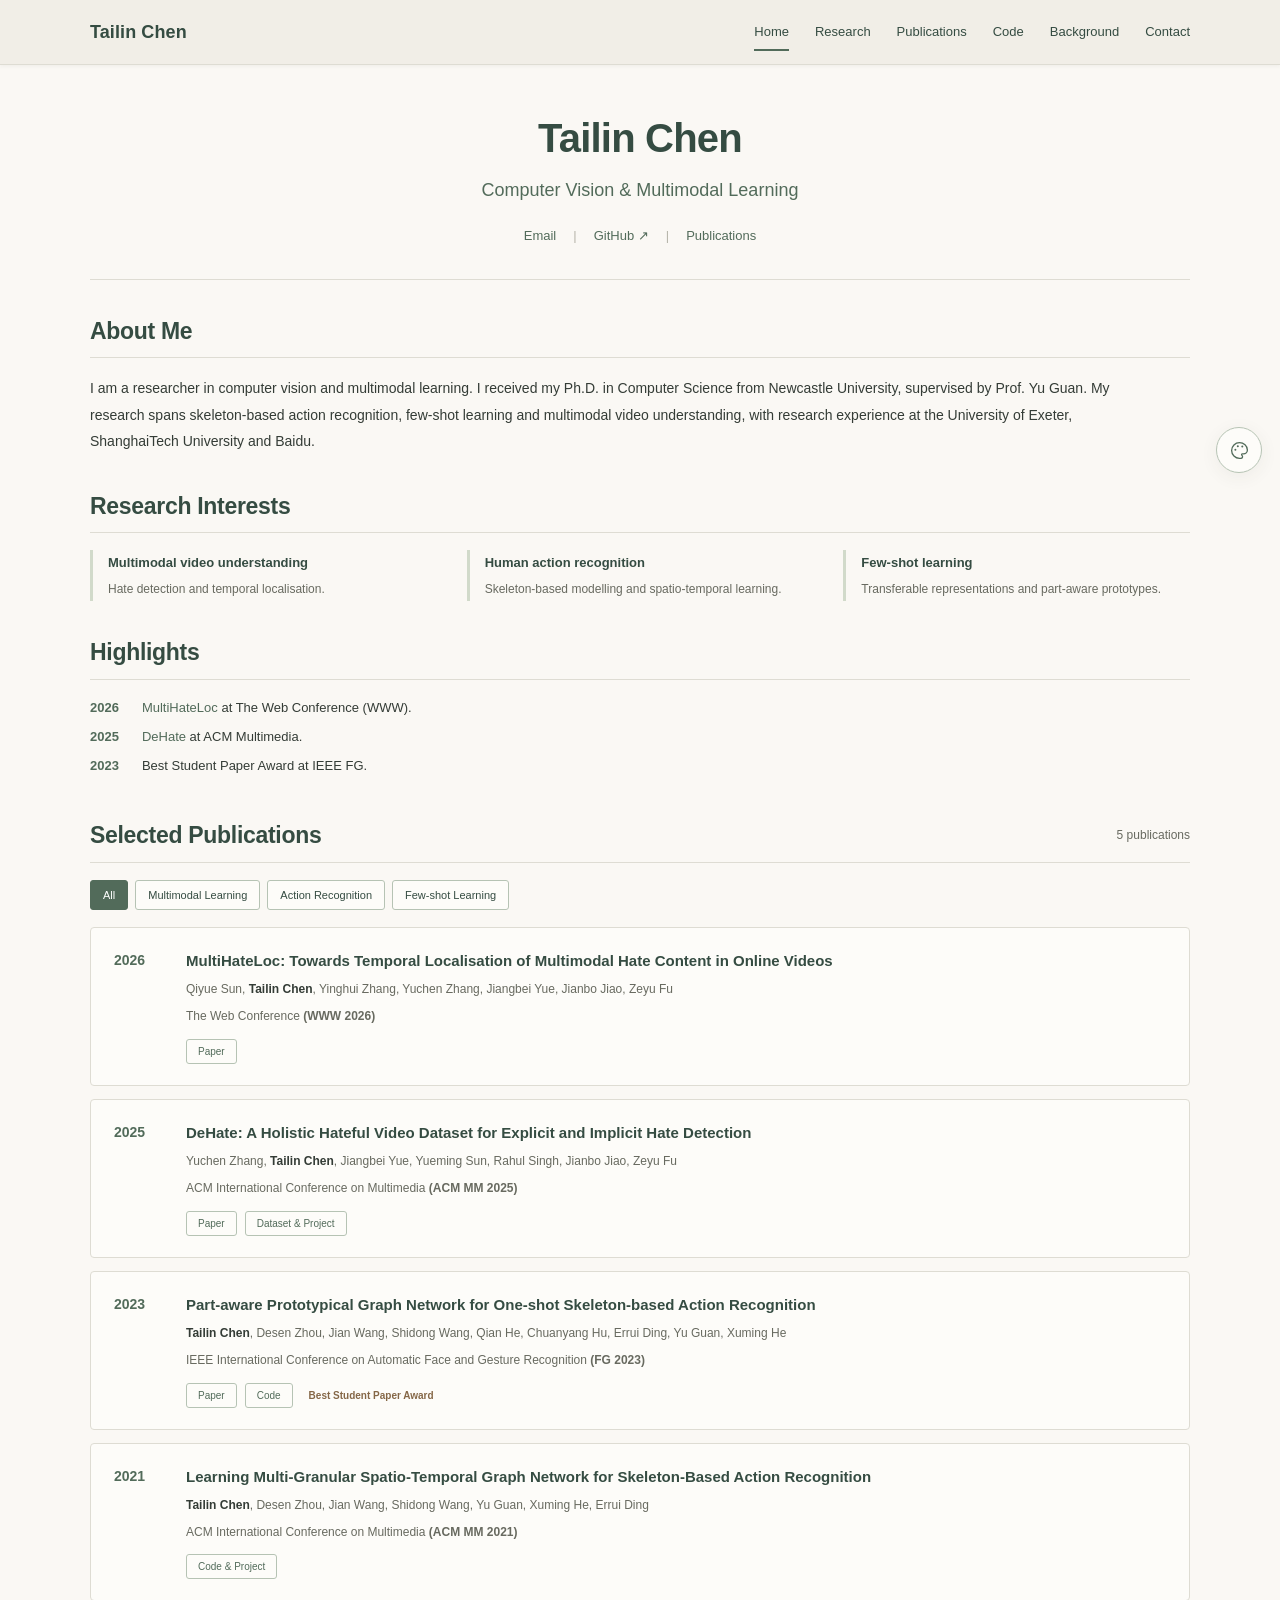
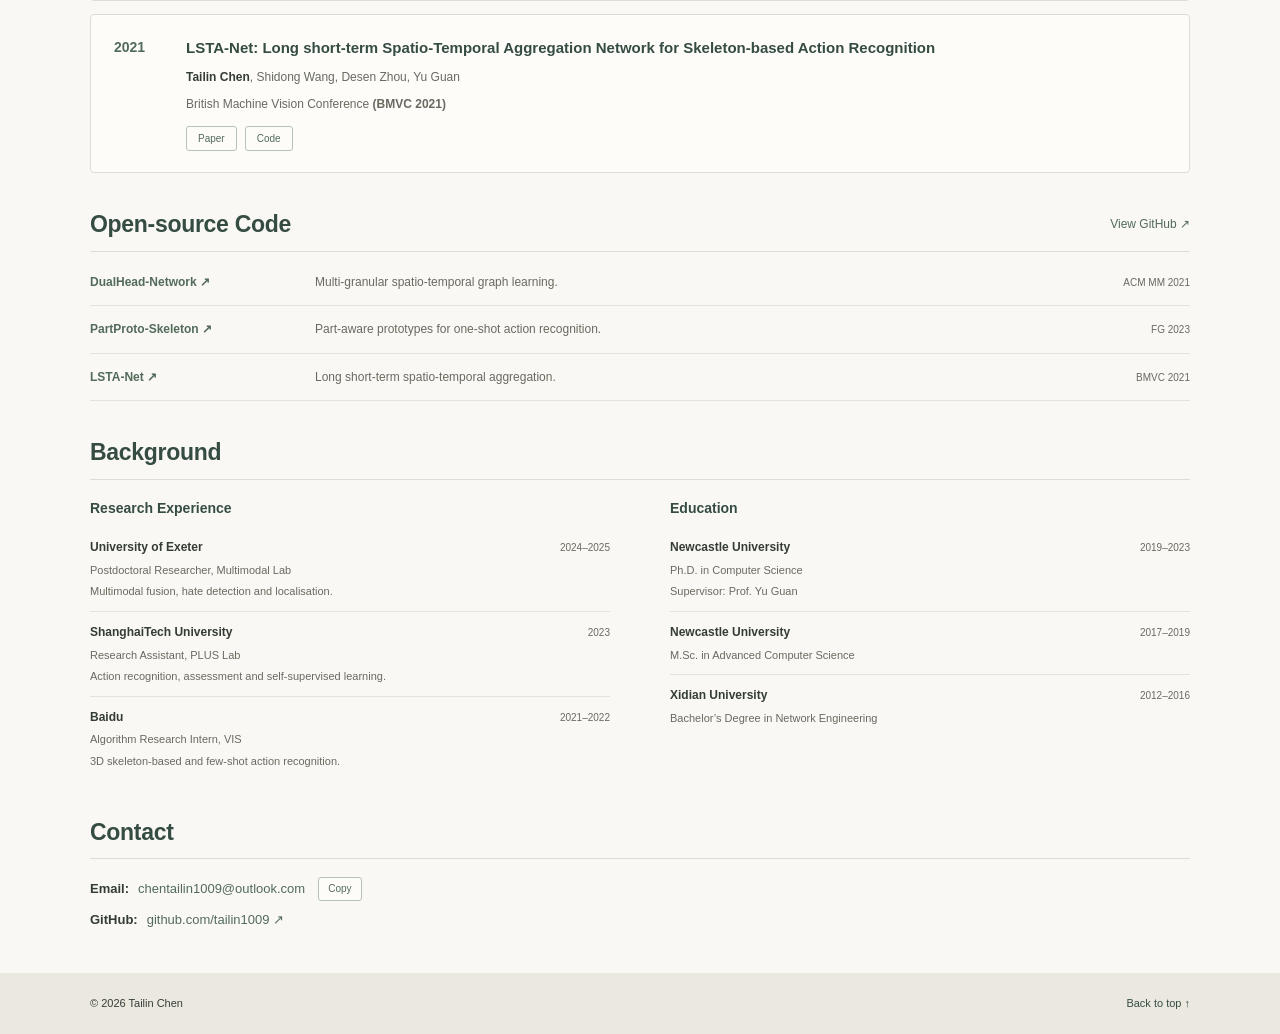
<file: index.html>
<!doctype html>
<html lang="en">
<head>
<meta charset="utf-8"><meta name="viewport" content="width=device-width,initial-scale=1">
<meta name="theme-color" content="#f1eee7">
<meta name="description" content="Tailin Chen — researcher in computer vision, multimodal learning and few-shot action recognition. Publications, research and open-source code.">
<meta property="og:title" content="Tailin Chen | Computer Vision & Multimodal Learning"><meta property="og:description" content="Academic homepage of Tailin Chen. Research, publications and open-source code."><meta property="og:type" content="website">
<title>Tailin Chen | Academic Homepage</title>
<link rel="icon" href="./favicon.svg" type="image/svg+xml"><script src="./palette-init.js"></script><link rel="stylesheet" href="./styles.css"><script src="./app.js" defer></script>
</head>
<body>
<a class="skip-link" href="#main">Skip to content</a>
<header class="site-header"><div class="navigation container">
<a class="site-name" href="#home">Tailin Chen</a>
<button class="menu-toggle" id="menu-toggle" aria-controls="main-nav" aria-expanded="false" hidden>Menu <span aria-hidden="true">☰</span></button>
<nav id="main-nav" aria-label="Main navigation"><a href="#home" class="current" aria-current="location">Home</a><a href="#research">Research</a><a href="#publications">Publications</a><a href="#projects">Code</a><a href="#background">Background</a><a href="#contact">Contact</a></nav>
</div></header>
<main id="main" class="container">
<section class="profile" id="home" aria-labelledby="profile-title">
<h1 id="profile-title">Tailin Chen</h1><p class="profile-role">Computer Vision &amp; Multimodal Learning</p>
<div class="profile-links"><a href="mailto:chentailin1009@outlook.com">Email</a><span aria-hidden="true">|</span><a href="https://github.com/tailin1009" target="_blank" rel="noopener noreferrer">GitHub ↗</a><span aria-hidden="true">|</span><a href="#publications">Publications</a></div>
</section>
<section class="about section" id="about" aria-labelledby="about-title"><h2 id="about-title">About Me</h2>
<p>I am a researcher in computer vision and multimodal learning. I received my Ph.D. in Computer Science from Newcastle University, supervised by Prof. Yu Guan. My research spans skeleton-based action recognition, few-shot learning and multimodal video understanding, with research experience at the University of Exeter, ShanghaiTech University and Baidu.</p></section>
<section class="section" id="research" aria-labelledby="research-title"><h2 id="research-title">Research Interests</h2>
<ul class="research-list"><li><strong>Multimodal video understanding</strong><span>Hate detection and temporal localisation.</span></li><li><strong>Human action recognition</strong><span>Skeleton-based modelling and spatio-temporal learning.</span></li><li><strong>Few-shot learning</strong><span>Transferable representations and part-aware prototypes.</span></li></ul></section>
<section class="section news" aria-labelledby="news-title"><h2 id="news-title">Highlights</h2>
<ul><li><time datetime="2026">2026</time><span><a href="https://arxiv.org/abs/2512.10408" target="_blank" rel="noopener noreferrer">MultiHateLoc</a> at The Web Conference (WWW).</span></li><li><time datetime="2025">2025</time><span><a href="https://doi.org/10.1145/3746027.3758272" target="_blank" rel="noopener noreferrer">DeHate</a> at ACM Multimedia.</span></li><li><time datetime="2023">2023</time><span>Best Student Paper Award at IEEE FG.</span></li></ul></section>
<section class="section" id="publications" aria-labelledby="publications-title">
<div class="section-heading"><h2 id="publications-title">Selected Publications</h2><span class="publication-count" id="publication-count" aria-live="polite">5 publications</span></div>
<div class="publication-filters" role="group" aria-label="Filter publications by research area" hidden><button type="button" data-filter="all" class="active" aria-pressed="true">All</button><button type="button" data-filter="multimodal" aria-pressed="false">Multimodal Learning</button><button type="button" data-filter="action" aria-pressed="false">Action Recognition</button><button type="button" data-filter="fewshot" aria-pressed="false">Few-shot Learning</button></div>
<div class="publication-list">
<article class="publication" data-topics="multimodal"><div class="publication-year">2026</div><div class="publication-body"><h3>MultiHateLoc: Towards Temporal Localisation of Multimodal Hate Content in Online Videos</h3><p class="authors">Qiyue Sun, <strong>Tailin Chen</strong>, Yinghui Zhang, Yuchen Zhang, Jiangbei Yue, Jianbo Jiao, Zeyu Fu</p><p class="venue">The Web Conference <strong>(WWW 2026)</strong></p><div class="publication-links"><a href="https://arxiv.org/abs/2512.10408" target="_blank" rel="noopener noreferrer">Paper</a></div></div></article>
<article class="publication" data-topics="multimodal"><div class="publication-year">2025</div><div class="publication-body"><h3>DeHate: A Holistic Hateful Video Dataset for Explicit and Implicit Hate Detection</h3><p class="authors">Yuchen Zhang, <strong>Tailin Chen</strong>, Jiangbei Yue, Yueming Sun, Rahul Singh, Jianbo Jiao, Zeyu Fu</p><p class="venue">ACM International Conference on Multimedia <strong>(ACM MM 2025)</strong></p><div class="publication-links"><a href="https://doi.org/10.1145/3746027.3758272" target="_blank" rel="noopener noreferrer">Paper</a><a href="https://github.com/Multimodal-Intelligence-Lab-MIL/DeHate" target="_blank" rel="noopener noreferrer">Dataset &amp; Project</a></div></div></article>
<article class="publication" data-topics="action fewshot"><div class="publication-year">2023</div><div class="publication-body"><h3>Part-aware Prototypical Graph Network for One-shot Skeleton-based Action Recognition</h3><p class="authors"><strong>Tailin Chen</strong>, Desen Zhou, Jian Wang, Shidong Wang, Qian He, Chuanyang Hu, Errui Ding, Yu Guan, Xuming He</p><p class="venue">IEEE International Conference on Automatic Face and Gesture Recognition <strong>(FG 2023)</strong></p><div class="publication-links"><a href="https://arxiv.org/abs/2208.09150" target="_blank" rel="noopener noreferrer">Paper</a><a href="https://github.com/tailin1009/PartProto-Skeleton" target="_blank" rel="noopener noreferrer">Code</a><span class="award">Best Student Paper Award</span></div></div></article>
<article class="publication" data-topics="action"><div class="publication-year">2021</div><div class="publication-body"><h3>Learning Multi-Granular Spatio-Temporal Graph Network for Skeleton-Based Action Recognition</h3><p class="authors"><strong>Tailin Chen</strong>, Desen Zhou, Jian Wang, Shidong Wang, Yu Guan, Xuming He, Errui Ding</p><p class="venue">ACM International Conference on Multimedia <strong>(ACM MM 2021)</strong></p><div class="publication-links"><a href="https://github.com/tailin1009/DualHead-Network" target="_blank" rel="noopener noreferrer">Code &amp; Project</a></div></div></article>
<article class="publication" data-topics="action"><div class="publication-year">2021</div><div class="publication-body"><h3>LSTA-Net: Long short-term Spatio-Temporal Aggregation Network for Skeleton-based Action Recognition</h3><p class="authors"><strong>Tailin Chen</strong>, Shidong Wang, Desen Zhou, Yu Guan</p><p class="venue">British Machine Vision Conference <strong>(BMVC 2021)</strong></p><div class="publication-links"><a href="https://arxiv.org/abs/2111.00823" target="_blank" rel="noopener noreferrer">Paper</a><a href="https://github.com/tailin1009/LSTA-Net" target="_blank" rel="noopener noreferrer">Code</a></div></div></article>
</div></section>
<section class="section" id="projects" aria-labelledby="projects-title"><div class="section-heading"><h2 id="projects-title">Open-source Code</h2><a class="section-link" href="https://github.com/tailin1009" target="_blank" rel="noopener noreferrer">View GitHub ↗</a></div>
<ul class="project-list"><li><a href="https://github.com/tailin1009/DualHead-Network" target="_blank" rel="noopener noreferrer">DualHead-Network ↗</a><span>Multi-granular spatio-temporal graph learning.</span><small>ACM MM 2021</small></li><li><a href="https://github.com/tailin1009/PartProto-Skeleton" target="_blank" rel="noopener noreferrer">PartProto-Skeleton ↗</a><span>Part-aware prototypes for one-shot action recognition.</span><small>FG 2023</small></li><li><a href="https://github.com/tailin1009/LSTA-Net" target="_blank" rel="noopener noreferrer">LSTA-Net ↗</a><span>Long short-term spatio-temporal aggregation.</span><small>BMVC 2021</small></li></ul></section>
<section class="section" id="background" aria-labelledby="background-title"><h2 id="background-title">Background</h2>
<div class="background-columns">
<div><h3>Research Experience</h3><dl class="background-list">
<div><dt>University of Exeter <span>2024–2025</span></dt><dd>Postdoctoral Researcher, Multimodal Lab</dd><dd>Multimodal fusion, hate detection and localisation.</dd></div>
<div><dt>ShanghaiTech University <span>2023</span></dt><dd>Research Assistant, PLUS Lab</dd><dd>Action recognition, assessment and self-supervised learning.</dd></div>
<div><dt>Baidu <span>2021–2022</span></dt><dd>Algorithm Research Intern, VIS</dd><dd>3D skeleton-based and few-shot action recognition.</dd></div>
</dl></div>
<div><h3>Education</h3><dl class="background-list">
<div><dt>Newcastle University <span>2019–2023</span></dt><dd>Ph.D. in Computer Science</dd><dd>Supervisor: Prof. Yu Guan</dd></div>
<div><dt>Newcastle University <span>2017–2019</span></dt><dd>M.Sc. in Advanced Computer Science</dd></div>
<div><dt>Xidian University <span>2012–2016</span></dt><dd>Bachelor’s Degree in Network Engineering</dd></div>
</dl></div>
</div></section>
<section class="section contact" id="contact" aria-labelledby="contact-title"><h2 id="contact-title">Contact</h2><p><strong>Email:</strong> <a href="mailto:chentailin1009@outlook.com">chentailin1009@outlook.com</a><button class="copy-button" id="copy-email" type="button" hidden>Copy</button><span id="copy-status" role="status"></span></p><p><strong>GitHub:</strong> <a href="https://github.com/tailin1009" target="_blank" rel="noopener noreferrer">github.com/tailin1009 ↗</a></p></section>
</main>
<footer class="site-footer"><div class="container"><span>© <span id="year">2026</span> Tailin Chen</span><a href="#home">Back to top ↑</a></div></footer>
<aside class="palette-dock" id="palette-dock" aria-label="Appearance settings" hidden>
<button class="palette-toggle" id="palette-toggle" type="button" aria-label="Change color palette" aria-controls="palette-panel" aria-expanded="false">
<svg width="21" height="21" viewBox="0 0 24 24" fill="none" aria-hidden="true"><path d="M12 3a9 9 0 1 0 0 18h1.5a2 2 0 0 0 1.2-3.6.9.9 0 0 1 .5-1.6h1.3a4.5 4.5 0 0 0 4.5-4.5C21 6.7 16.8 3 12 3Z" stroke="currentColor" stroke-width="1.5"/><circle cx="7.3" cy="11.2" r="1.15" fill="currentColor"/><circle cx="10.1" cy="7.1" r="1.15" fill="currentColor"/><circle cx="15.2" cy="7.3" r="1.15" fill="currentColor"/></svg>
<span class="palette-tooltip" aria-hidden="true">Appearance</span>
</button>
<div class="palette-panel" id="palette-panel" hidden>
<div class="palette-panel-heading"><h2 id="palette-heading">Appearance</h2><button class="palette-close" id="palette-close" type="button" aria-label="Close appearance settings"><svg width="16" height="16" viewBox="0 0 16 16" aria-hidden="true"><path d="m4 4 8 8M12 4l-8 8" stroke="currentColor" stroke-width="1.5" fill="none"/></svg></button></div>
<p class="palette-description">Choose a palette</p>
<div class="palette-controls" id="palette-controls" role="group" aria-labelledby="palette-heading">
<button class="palette-choice" type="button" data-palette-choice="sage" aria-pressed="true" title="Warm Sage"><span class="palette-dot palette-dot-sage" aria-hidden="true"></span>Sage</button>
<button class="palette-choice" type="button" data-palette-choice="oat" aria-pressed="false" title="Cream Oat"><span class="palette-dot palette-dot-oat" aria-hidden="true"></span>Oat</button>
<button class="palette-choice" type="button" data-palette-choice="rose" aria-pressed="false" title="Dusty Rose"><span class="palette-dot palette-dot-rose" aria-hidden="true"></span>Rose</button>
<button class="palette-choice" type="button" data-palette-choice="plum" aria-pressed="false" title="Soft Plum"><span class="palette-dot palette-dot-plum" aria-hidden="true"></span>Plum</button>
</div>
<span id="palette-status" class="screen-reader-only" role="status"></span>
</div>
</aside>
</body></html>
</file>
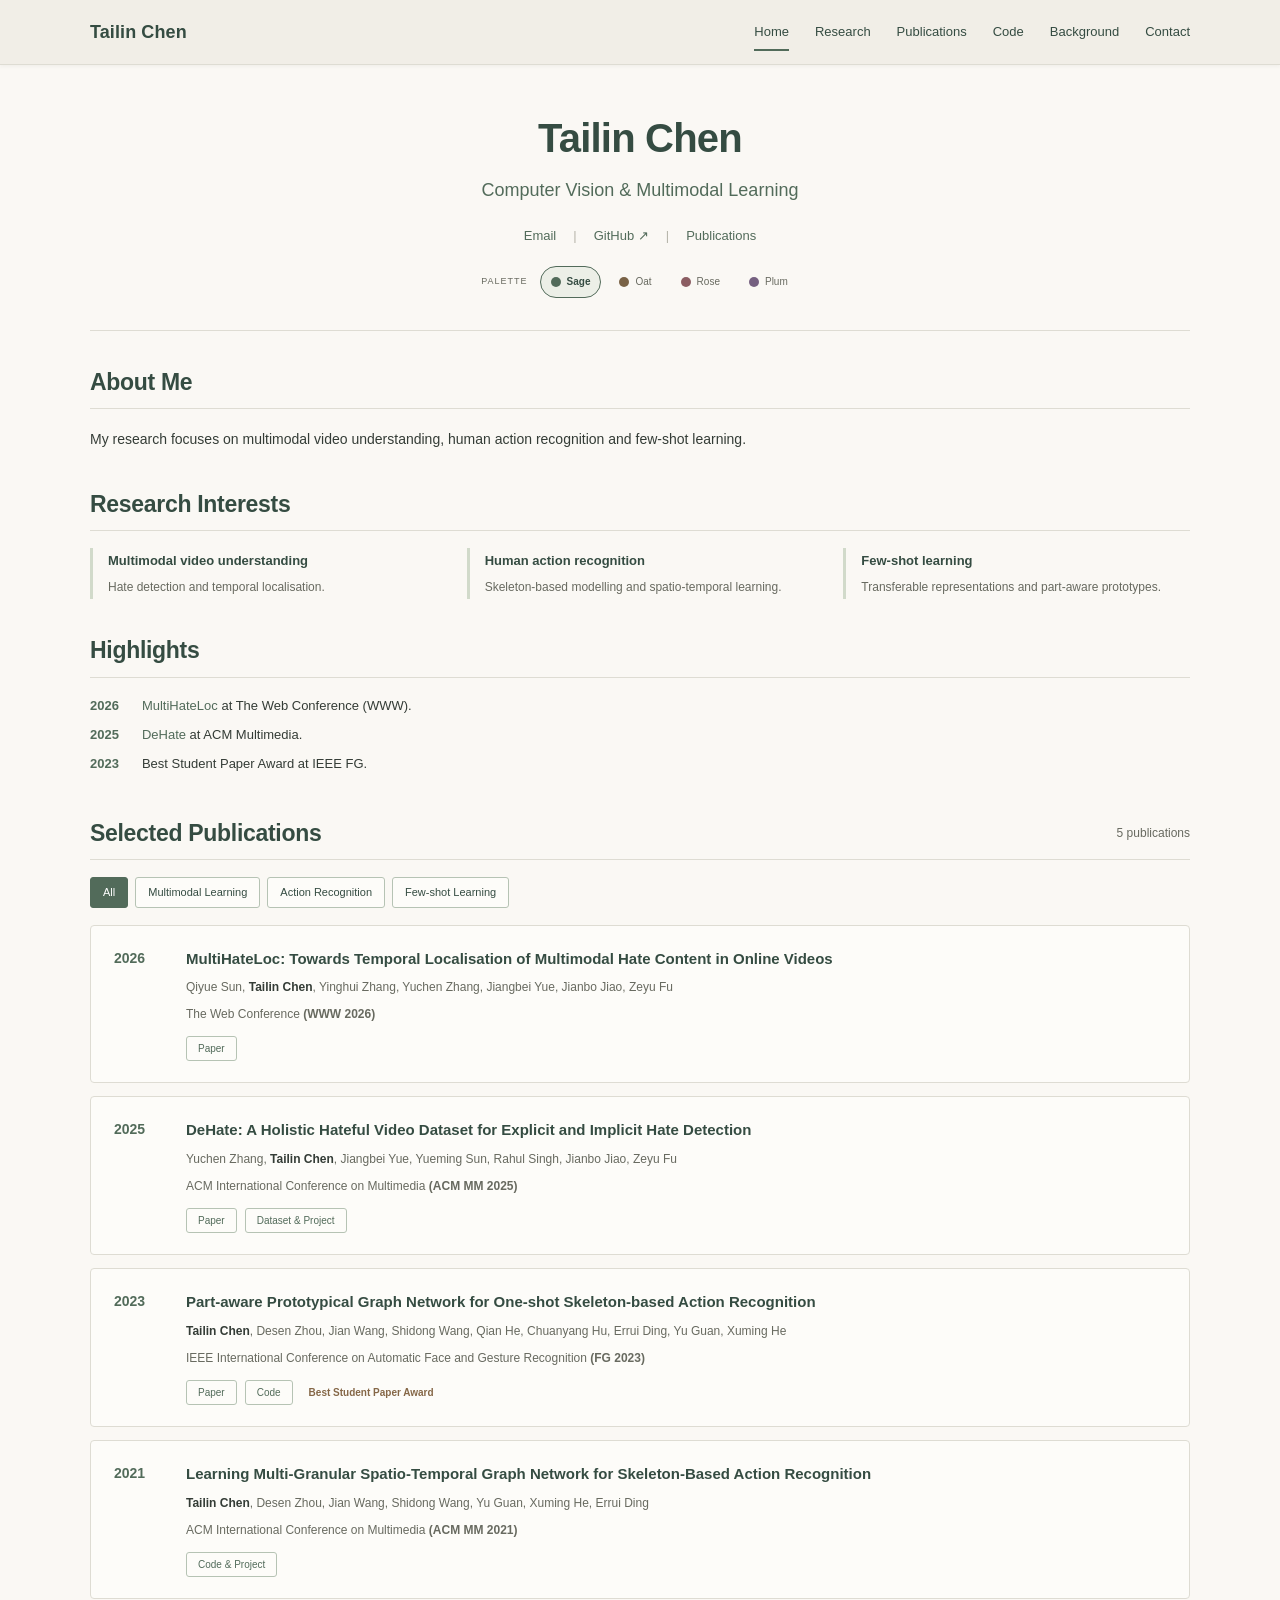
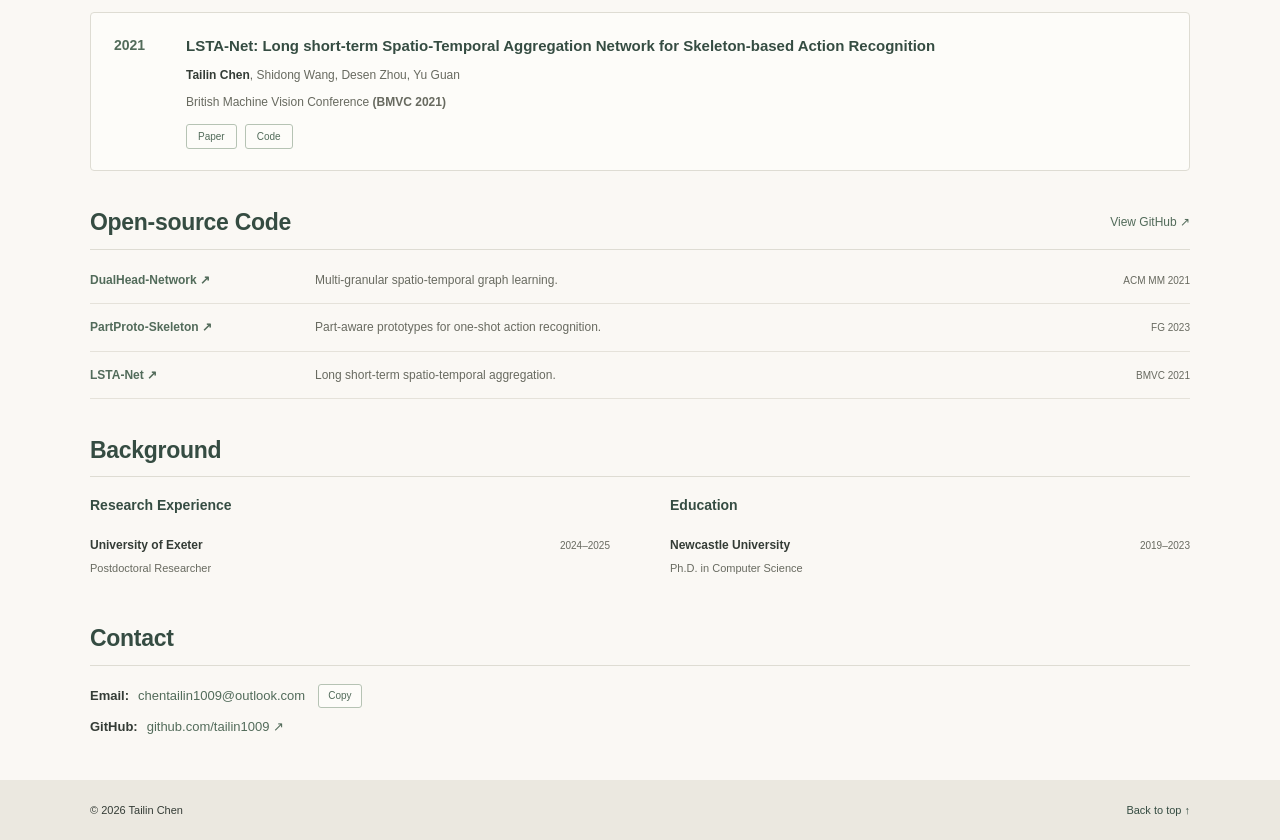
<file: versions/concise-background-20261012/index.html>
<!doctype html>
<html lang="en">
<head>
<meta charset="utf-8"><meta name="viewport" content="width=device-width,initial-scale=1">
<meta name="theme-color" content="#f1eee7">
<meta name="description" content="Tailin Chen — researcher in computer vision, multimodal learning and few-shot action recognition. Publications, research and open-source code.">
<meta property="og:title" content="Tailin Chen | Computer Vision & Multimodal Learning"><meta property="og:description" content="Academic homepage of Tailin Chen. Research, publications and open-source code."><meta property="og:type" content="website">
<title>Tailin Chen | Academic Homepage</title>
<link rel="icon" href="./favicon.svg" type="image/svg+xml"><script src="./palette-init.js"></script><link rel="stylesheet" href="./styles.css"><script src="./app.js" defer></script>
</head>
<body>
<a class="skip-link" href="#main">Skip to content</a>
<header class="site-header"><div class="navigation container">
<a class="site-name" href="#home">Tailin Chen</a>
<button class="menu-toggle" id="menu-toggle" aria-controls="main-nav" aria-expanded="false" hidden>Menu <span aria-hidden="true">☰</span></button>
<nav id="main-nav" aria-label="Main navigation"><a href="#home" class="current" aria-current="location">Home</a><a href="#research">Research</a><a href="#publications">Publications</a><a href="#projects">Code</a><a href="#background">Background</a><a href="#contact">Contact</a></nav>
</div></header>
<main id="main" class="container">
<section class="profile" id="home" aria-labelledby="profile-title">
<h1 id="profile-title">Tailin Chen</h1><p class="profile-role">Computer Vision &amp; Multimodal Learning</p>
<div class="profile-links"><a href="mailto:chentailin1009@outlook.com">Email</a><span aria-hidden="true">|</span><a href="https://github.com/tailin1009" target="_blank" rel="noopener noreferrer">GitHub ↗</a><span aria-hidden="true">|</span><a href="#publications">Publications</a></div>
<div class="palette-controls" id="palette-controls" role="group" aria-label="Page color palette" hidden>
<span class="palette-label">Palette</span>
<button class="palette-choice" type="button" data-palette-choice="sage" aria-pressed="true" title="Warm Sage — original palette"><span class="palette-dot palette-dot-sage" aria-hidden="true"></span>Sage</button>
<button class="palette-choice" type="button" data-palette-choice="oat" aria-pressed="false" title="Cream Oat"><span class="palette-dot palette-dot-oat" aria-hidden="true"></span>Oat</button>
<button class="palette-choice" type="button" data-palette-choice="rose" aria-pressed="false" title="Dusty Rose"><span class="palette-dot palette-dot-rose" aria-hidden="true"></span>Rose</button>
<button class="palette-choice" type="button" data-palette-choice="plum" aria-pressed="false" title="Soft Plum"><span class="palette-dot palette-dot-plum" aria-hidden="true"></span>Plum</button>
<span id="palette-status" class="screen-reader-only" role="status"></span>
</div>
</section>
<section class="about section" id="about" aria-labelledby="about-title"><h2 id="about-title">About Me</h2>
<p>My research focuses on multimodal video understanding, human action recognition and few-shot learning.</p></section>
<section class="section" id="research" aria-labelledby="research-title"><h2 id="research-title">Research Interests</h2>
<ul class="research-list"><li><strong>Multimodal video understanding</strong><span>Hate detection and temporal localisation.</span></li><li><strong>Human action recognition</strong><span>Skeleton-based modelling and spatio-temporal learning.</span></li><li><strong>Few-shot learning</strong><span>Transferable representations and part-aware prototypes.</span></li></ul></section>
<section class="section news" aria-labelledby="news-title"><h2 id="news-title">Highlights</h2>
<ul><li><time datetime="2026">2026</time><span><a href="https://arxiv.org/abs/2512.10408" target="_blank" rel="noopener noreferrer">MultiHateLoc</a> at The Web Conference (WWW).</span></li><li><time datetime="2025">2025</time><span><a href="https://doi.org/10.1145/3746027.3758272" target="_blank" rel="noopener noreferrer">DeHate</a> at ACM Multimedia.</span></li><li><time datetime="2023">2023</time><span>Best Student Paper Award at IEEE FG.</span></li></ul></section>
<section class="section" id="publications" aria-labelledby="publications-title">
<div class="section-heading"><h2 id="publications-title">Selected Publications</h2><span class="publication-count" id="publication-count" aria-live="polite">5 publications</span></div>
<div class="publication-filters" role="group" aria-label="Filter publications by research area" hidden><button type="button" data-filter="all" class="active" aria-pressed="true">All</button><button type="button" data-filter="multimodal" aria-pressed="false">Multimodal Learning</button><button type="button" data-filter="action" aria-pressed="false">Action Recognition</button><button type="button" data-filter="fewshot" aria-pressed="false">Few-shot Learning</button></div>
<div class="publication-list">
<article class="publication" data-topics="multimodal"><div class="publication-year">2026</div><div class="publication-body"><h3>MultiHateLoc: Towards Temporal Localisation of Multimodal Hate Content in Online Videos</h3><p class="authors">Qiyue Sun, <strong>Tailin Chen</strong>, Yinghui Zhang, Yuchen Zhang, Jiangbei Yue, Jianbo Jiao, Zeyu Fu</p><p class="venue">The Web Conference <strong>(WWW 2026)</strong></p><div class="publication-links"><a href="https://arxiv.org/abs/2512.10408" target="_blank" rel="noopener noreferrer">Paper</a></div></div></article>
<article class="publication" data-topics="multimodal"><div class="publication-year">2025</div><div class="publication-body"><h3>DeHate: A Holistic Hateful Video Dataset for Explicit and Implicit Hate Detection</h3><p class="authors">Yuchen Zhang, <strong>Tailin Chen</strong>, Jiangbei Yue, Yueming Sun, Rahul Singh, Jianbo Jiao, Zeyu Fu</p><p class="venue">ACM International Conference on Multimedia <strong>(ACM MM 2025)</strong></p><div class="publication-links"><a href="https://doi.org/10.1145/3746027.3758272" target="_blank" rel="noopener noreferrer">Paper</a><a href="https://github.com/Multimodal-Intelligence-Lab-MIL/DeHate" target="_blank" rel="noopener noreferrer">Dataset &amp; Project</a></div></div></article>
<article class="publication" data-topics="action fewshot"><div class="publication-year">2023</div><div class="publication-body"><h3>Part-aware Prototypical Graph Network for One-shot Skeleton-based Action Recognition</h3><p class="authors"><strong>Tailin Chen</strong>, Desen Zhou, Jian Wang, Shidong Wang, Qian He, Chuanyang Hu, Errui Ding, Yu Guan, Xuming He</p><p class="venue">IEEE International Conference on Automatic Face and Gesture Recognition <strong>(FG 2023)</strong></p><div class="publication-links"><a href="https://arxiv.org/abs/2208.09150" target="_blank" rel="noopener noreferrer">Paper</a><a href="https://github.com/tailin1009/PartProto-Skeleton" target="_blank" rel="noopener noreferrer">Code</a><span class="award">Best Student Paper Award</span></div></div></article>
<article class="publication" data-topics="action"><div class="publication-year">2021</div><div class="publication-body"><h3>Learning Multi-Granular Spatio-Temporal Graph Network for Skeleton-Based Action Recognition</h3><p class="authors"><strong>Tailin Chen</strong>, Desen Zhou, Jian Wang, Shidong Wang, Yu Guan, Xuming He, Errui Ding</p><p class="venue">ACM International Conference on Multimedia <strong>(ACM MM 2021)</strong></p><div class="publication-links"><a href="https://github.com/tailin1009/DualHead-Network" target="_blank" rel="noopener noreferrer">Code &amp; Project</a></div></div></article>
<article class="publication" data-topics="action"><div class="publication-year">2021</div><div class="publication-body"><h3>LSTA-Net: Long short-term Spatio-Temporal Aggregation Network for Skeleton-based Action Recognition</h3><p class="authors"><strong>Tailin Chen</strong>, Shidong Wang, Desen Zhou, Yu Guan</p><p class="venue">British Machine Vision Conference <strong>(BMVC 2021)</strong></p><div class="publication-links"><a href="https://arxiv.org/abs/2111.00823" target="_blank" rel="noopener noreferrer">Paper</a><a href="https://github.com/tailin1009/LSTA-Net" target="_blank" rel="noopener noreferrer">Code</a></div></div></article>
</div></section>
<section class="section" id="projects" aria-labelledby="projects-title"><div class="section-heading"><h2 id="projects-title">Open-source Code</h2><a class="section-link" href="https://github.com/tailin1009" target="_blank" rel="noopener noreferrer">View GitHub ↗</a></div>
<ul class="project-list"><li><a href="https://github.com/tailin1009/DualHead-Network" target="_blank" rel="noopener noreferrer">DualHead-Network ↗</a><span>Multi-granular spatio-temporal graph learning.</span><small>ACM MM 2021</small></li><li><a href="https://github.com/tailin1009/PartProto-Skeleton" target="_blank" rel="noopener noreferrer">PartProto-Skeleton ↗</a><span>Part-aware prototypes for one-shot action recognition.</span><small>FG 2023</small></li><li><a href="https://github.com/tailin1009/LSTA-Net" target="_blank" rel="noopener noreferrer">LSTA-Net ↗</a><span>Long short-term spatio-temporal aggregation.</span><small>BMVC 2021</small></li></ul></section>
<section class="section" id="background" aria-labelledby="background-title"><h2 id="background-title">Background</h2>
<div class="background-columns"><div><h3>Research Experience</h3><dl class="background-list"><div><dt>University of Exeter <span>2024–2025</span></dt><dd>Postdoctoral Researcher</dd></div></dl></div>
<div><h3>Education</h3><dl class="background-list"><div><dt>Newcastle University <span>2019–2023</span></dt><dd>Ph.D. in Computer Science</dd></div></dl></div></div></section>
<section class="section contact" id="contact" aria-labelledby="contact-title"><h2 id="contact-title">Contact</h2><p><strong>Email:</strong> <a href="mailto:chentailin1009@outlook.com">chentailin1009@outlook.com</a><button class="copy-button" id="copy-email" type="button" hidden>Copy</button><span id="copy-status" role="status"></span></p><p><strong>GitHub:</strong> <a href="https://github.com/tailin1009" target="_blank" rel="noopener noreferrer">github.com/tailin1009 ↗</a></p></section>
</main>
<footer class="site-footer"><div class="container"><span>© <span id="year">2026</span> Tailin Chen</span><a href="#home">Back to top ↑</a></div></footer>
</body></html>
</file>
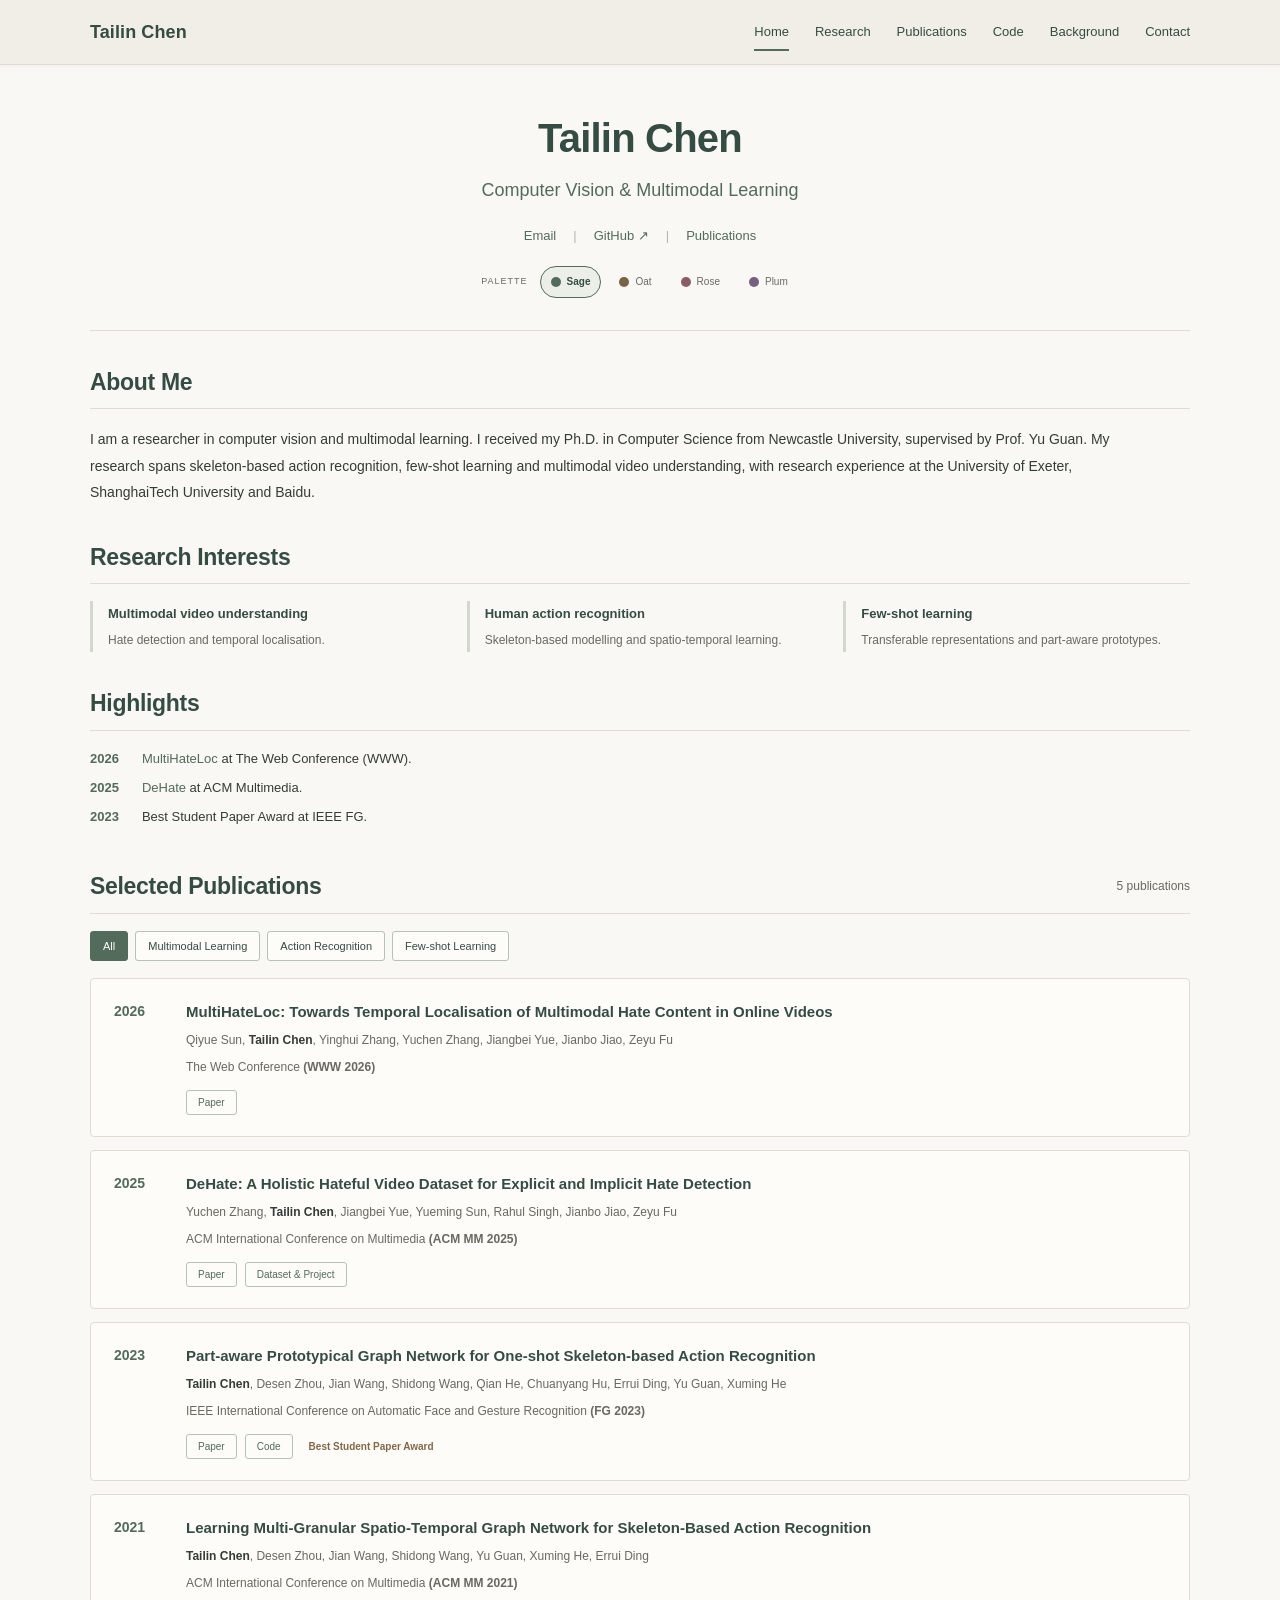
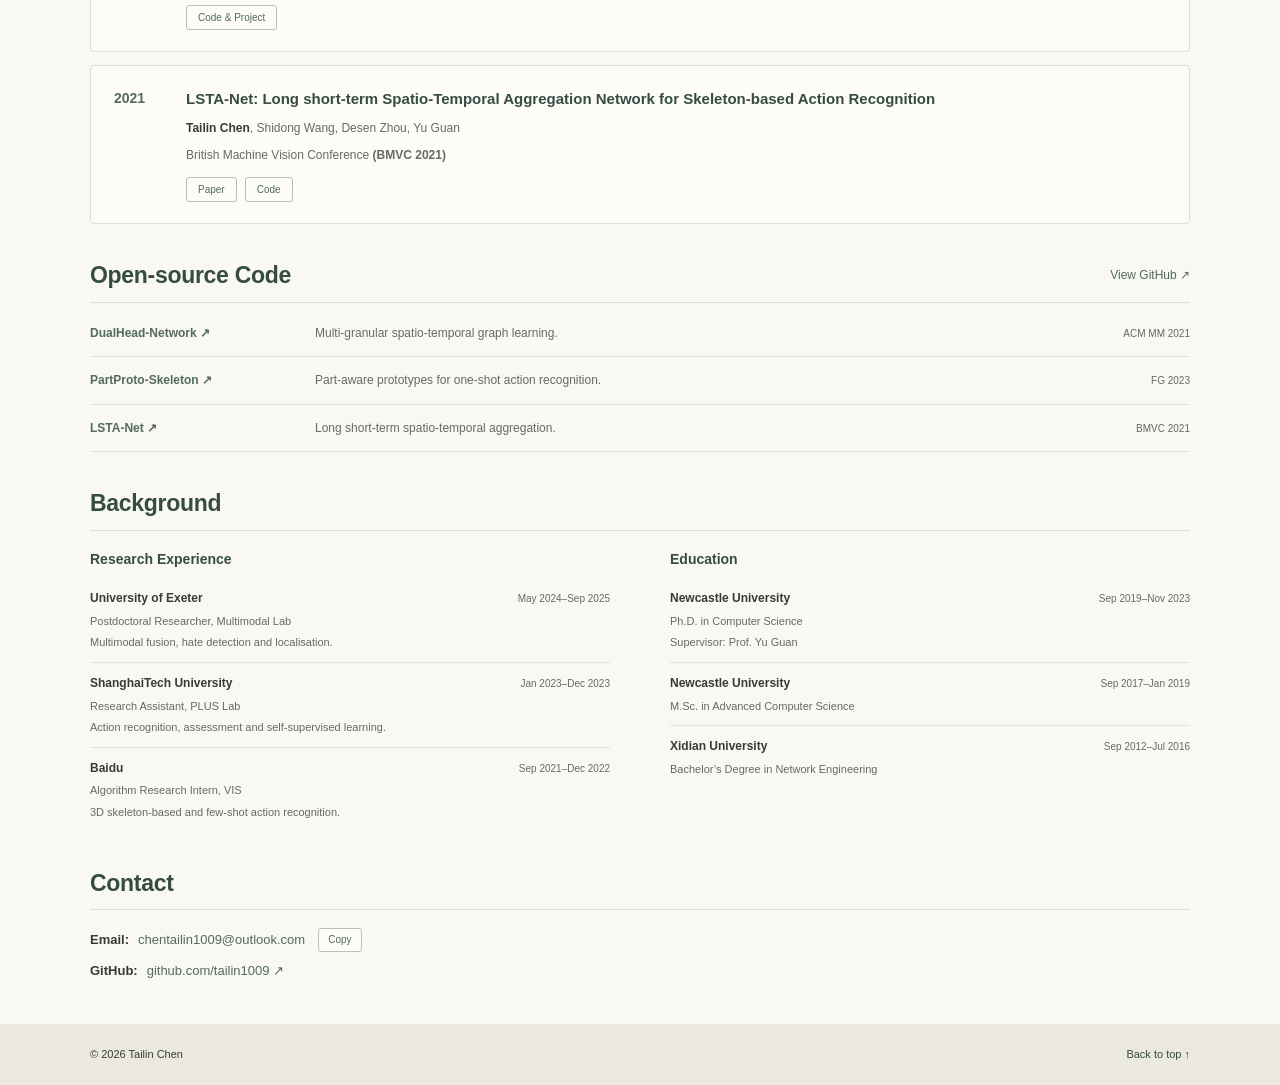
<file: versions/dated-background-20261012/index.html>
<!doctype html>
<html lang="en">
<head>
<meta charset="utf-8"><meta name="viewport" content="width=device-width,initial-scale=1">
<meta name="theme-color" content="#f1eee7">
<meta name="description" content="Tailin Chen — researcher in computer vision, multimodal learning and few-shot action recognition. Publications, research and open-source code.">
<meta property="og:title" content="Tailin Chen | Computer Vision & Multimodal Learning"><meta property="og:description" content="Academic homepage of Tailin Chen. Research, publications and open-source code."><meta property="og:type" content="website">
<title>Tailin Chen | Academic Homepage</title>
<link rel="icon" href="./favicon.svg" type="image/svg+xml"><script src="./palette-init.js"></script><link rel="stylesheet" href="./styles.css"><script src="./app.js" defer></script>
</head>
<body>
<a class="skip-link" href="#main">Skip to content</a>
<header class="site-header"><div class="navigation container">
<a class="site-name" href="#home">Tailin Chen</a>
<button class="menu-toggle" id="menu-toggle" aria-controls="main-nav" aria-expanded="false" hidden>Menu <span aria-hidden="true">☰</span></button>
<nav id="main-nav" aria-label="Main navigation"><a href="#home" class="current" aria-current="location">Home</a><a href="#research">Research</a><a href="#publications">Publications</a><a href="#projects">Code</a><a href="#background">Background</a><a href="#contact">Contact</a></nav>
</div></header>
<main id="main" class="container">
<section class="profile" id="home" aria-labelledby="profile-title">
<h1 id="profile-title">Tailin Chen</h1><p class="profile-role">Computer Vision &amp; Multimodal Learning</p>
<div class="profile-links"><a href="mailto:chentailin1009@outlook.com">Email</a><span aria-hidden="true">|</span><a href="https://github.com/tailin1009" target="_blank" rel="noopener noreferrer">GitHub ↗</a><span aria-hidden="true">|</span><a href="#publications">Publications</a></div>
<div class="palette-controls" id="palette-controls" role="group" aria-label="Page color palette" hidden>
<span class="palette-label">Palette</span>
<button class="palette-choice" type="button" data-palette-choice="sage" aria-pressed="true" title="Warm Sage — original palette"><span class="palette-dot palette-dot-sage" aria-hidden="true"></span>Sage</button>
<button class="palette-choice" type="button" data-palette-choice="oat" aria-pressed="false" title="Cream Oat"><span class="palette-dot palette-dot-oat" aria-hidden="true"></span>Oat</button>
<button class="palette-choice" type="button" data-palette-choice="rose" aria-pressed="false" title="Dusty Rose"><span class="palette-dot palette-dot-rose" aria-hidden="true"></span>Rose</button>
<button class="palette-choice" type="button" data-palette-choice="plum" aria-pressed="false" title="Soft Plum"><span class="palette-dot palette-dot-plum" aria-hidden="true"></span>Plum</button>
<span id="palette-status" class="screen-reader-only" role="status"></span>
</div>
</section>
<section class="about section" id="about" aria-labelledby="about-title"><h2 id="about-title">About Me</h2>
<p>I am a researcher in computer vision and multimodal learning. I received my Ph.D. in Computer Science from Newcastle University, supervised by Prof. Yu Guan. My research spans skeleton-based action recognition, few-shot learning and multimodal video understanding, with research experience at the University of Exeter, ShanghaiTech University and Baidu.</p></section>
<section class="section" id="research" aria-labelledby="research-title"><h2 id="research-title">Research Interests</h2>
<ul class="research-list"><li><strong>Multimodal video understanding</strong><span>Hate detection and temporal localisation.</span></li><li><strong>Human action recognition</strong><span>Skeleton-based modelling and spatio-temporal learning.</span></li><li><strong>Few-shot learning</strong><span>Transferable representations and part-aware prototypes.</span></li></ul></section>
<section class="section news" aria-labelledby="news-title"><h2 id="news-title">Highlights</h2>
<ul><li><time datetime="2026">2026</time><span><a href="https://arxiv.org/abs/2512.10408" target="_blank" rel="noopener noreferrer">MultiHateLoc</a> at The Web Conference (WWW).</span></li><li><time datetime="2025">2025</time><span><a href="https://doi.org/10.1145/3746027.3758272" target="_blank" rel="noopener noreferrer">DeHate</a> at ACM Multimedia.</span></li><li><time datetime="2023">2023</time><span>Best Student Paper Award at IEEE FG.</span></li></ul></section>
<section class="section" id="publications" aria-labelledby="publications-title">
<div class="section-heading"><h2 id="publications-title">Selected Publications</h2><span class="publication-count" id="publication-count" aria-live="polite">5 publications</span></div>
<div class="publication-filters" role="group" aria-label="Filter publications by research area" hidden><button type="button" data-filter="all" class="active" aria-pressed="true">All</button><button type="button" data-filter="multimodal" aria-pressed="false">Multimodal Learning</button><button type="button" data-filter="action" aria-pressed="false">Action Recognition</button><button type="button" data-filter="fewshot" aria-pressed="false">Few-shot Learning</button></div>
<div class="publication-list">
<article class="publication" data-topics="multimodal"><div class="publication-year">2026</div><div class="publication-body"><h3>MultiHateLoc: Towards Temporal Localisation of Multimodal Hate Content in Online Videos</h3><p class="authors">Qiyue Sun, <strong>Tailin Chen</strong>, Yinghui Zhang, Yuchen Zhang, Jiangbei Yue, Jianbo Jiao, Zeyu Fu</p><p class="venue">The Web Conference <strong>(WWW 2026)</strong></p><div class="publication-links"><a href="https://arxiv.org/abs/2512.10408" target="_blank" rel="noopener noreferrer">Paper</a></div></div></article>
<article class="publication" data-topics="multimodal"><div class="publication-year">2025</div><div class="publication-body"><h3>DeHate: A Holistic Hateful Video Dataset for Explicit and Implicit Hate Detection</h3><p class="authors">Yuchen Zhang, <strong>Tailin Chen</strong>, Jiangbei Yue, Yueming Sun, Rahul Singh, Jianbo Jiao, Zeyu Fu</p><p class="venue">ACM International Conference on Multimedia <strong>(ACM MM 2025)</strong></p><div class="publication-links"><a href="https://doi.org/10.1145/3746027.3758272" target="_blank" rel="noopener noreferrer">Paper</a><a href="https://github.com/Multimodal-Intelligence-Lab-MIL/DeHate" target="_blank" rel="noopener noreferrer">Dataset &amp; Project</a></div></div></article>
<article class="publication" data-topics="action fewshot"><div class="publication-year">2023</div><div class="publication-body"><h3>Part-aware Prototypical Graph Network for One-shot Skeleton-based Action Recognition</h3><p class="authors"><strong>Tailin Chen</strong>, Desen Zhou, Jian Wang, Shidong Wang, Qian He, Chuanyang Hu, Errui Ding, Yu Guan, Xuming He</p><p class="venue">IEEE International Conference on Automatic Face and Gesture Recognition <strong>(FG 2023)</strong></p><div class="publication-links"><a href="https://arxiv.org/abs/2208.09150" target="_blank" rel="noopener noreferrer">Paper</a><a href="https://github.com/tailin1009/PartProto-Skeleton" target="_blank" rel="noopener noreferrer">Code</a><span class="award">Best Student Paper Award</span></div></div></article>
<article class="publication" data-topics="action"><div class="publication-year">2021</div><div class="publication-body"><h3>Learning Multi-Granular Spatio-Temporal Graph Network for Skeleton-Based Action Recognition</h3><p class="authors"><strong>Tailin Chen</strong>, Desen Zhou, Jian Wang, Shidong Wang, Yu Guan, Xuming He, Errui Ding</p><p class="venue">ACM International Conference on Multimedia <strong>(ACM MM 2021)</strong></p><div class="publication-links"><a href="https://github.com/tailin1009/DualHead-Network" target="_blank" rel="noopener noreferrer">Code &amp; Project</a></div></div></article>
<article class="publication" data-topics="action"><div class="publication-year">2021</div><div class="publication-body"><h3>LSTA-Net: Long short-term Spatio-Temporal Aggregation Network for Skeleton-based Action Recognition</h3><p class="authors"><strong>Tailin Chen</strong>, Shidong Wang, Desen Zhou, Yu Guan</p><p class="venue">British Machine Vision Conference <strong>(BMVC 2021)</strong></p><div class="publication-links"><a href="https://arxiv.org/abs/2111.00823" target="_blank" rel="noopener noreferrer">Paper</a><a href="https://github.com/tailin1009/LSTA-Net" target="_blank" rel="noopener noreferrer">Code</a></div></div></article>
</div></section>
<section class="section" id="projects" aria-labelledby="projects-title"><div class="section-heading"><h2 id="projects-title">Open-source Code</h2><a class="section-link" href="https://github.com/tailin1009" target="_blank" rel="noopener noreferrer">View GitHub ↗</a></div>
<ul class="project-list"><li><a href="https://github.com/tailin1009/DualHead-Network" target="_blank" rel="noopener noreferrer">DualHead-Network ↗</a><span>Multi-granular spatio-temporal graph learning.</span><small>ACM MM 2021</small></li><li><a href="https://github.com/tailin1009/PartProto-Skeleton" target="_blank" rel="noopener noreferrer">PartProto-Skeleton ↗</a><span>Part-aware prototypes for one-shot action recognition.</span><small>FG 2023</small></li><li><a href="https://github.com/tailin1009/LSTA-Net" target="_blank" rel="noopener noreferrer">LSTA-Net ↗</a><span>Long short-term spatio-temporal aggregation.</span><small>BMVC 2021</small></li></ul></section>
<section class="section" id="background" aria-labelledby="background-title"><h2 id="background-title">Background</h2>
<div class="background-columns">
<div><h3>Research Experience</h3><dl class="background-list">
<div><dt>University of Exeter <span>May 2024–Sep 2025</span></dt><dd>Postdoctoral Researcher, Multimodal Lab</dd><dd>Multimodal fusion, hate detection and localisation.</dd></div>
<div><dt>ShanghaiTech University <span>Jan 2023–Dec 2023</span></dt><dd>Research Assistant, PLUS Lab</dd><dd>Action recognition, assessment and self-supervised learning.</dd></div>
<div><dt>Baidu <span>Sep 2021–Dec 2022</span></dt><dd>Algorithm Research Intern, VIS</dd><dd>3D skeleton-based and few-shot action recognition.</dd></div>
</dl></div>
<div><h3>Education</h3><dl class="background-list">
<div><dt>Newcastle University <span>Sep 2019–Nov 2023</span></dt><dd>Ph.D. in Computer Science</dd><dd>Supervisor: Prof. Yu Guan</dd></div>
<div><dt>Newcastle University <span>Sep 2017–Jan 2019</span></dt><dd>M.Sc. in Advanced Computer Science</dd></div>
<div><dt>Xidian University <span>Sep 2012–Jul 2016</span></dt><dd>Bachelor’s Degree in Network Engineering</dd></div>
</dl></div>
</div></section>
<section class="section contact" id="contact" aria-labelledby="contact-title"><h2 id="contact-title">Contact</h2><p><strong>Email:</strong> <a href="mailto:chentailin1009@outlook.com">chentailin1009@outlook.com</a><button class="copy-button" id="copy-email" type="button" hidden>Copy</button><span id="copy-status" role="status"></span></p><p><strong>GitHub:</strong> <a href="https://github.com/tailin1009" target="_blank" rel="noopener noreferrer">github.com/tailin1009 ↗</a></p></section>
</main>
<footer class="site-footer"><div class="container"><span>© <span id="year">2026</span> Tailin Chen</span><a href="#home">Back to top ↑</a></div></footer>
</body></html>
</file>
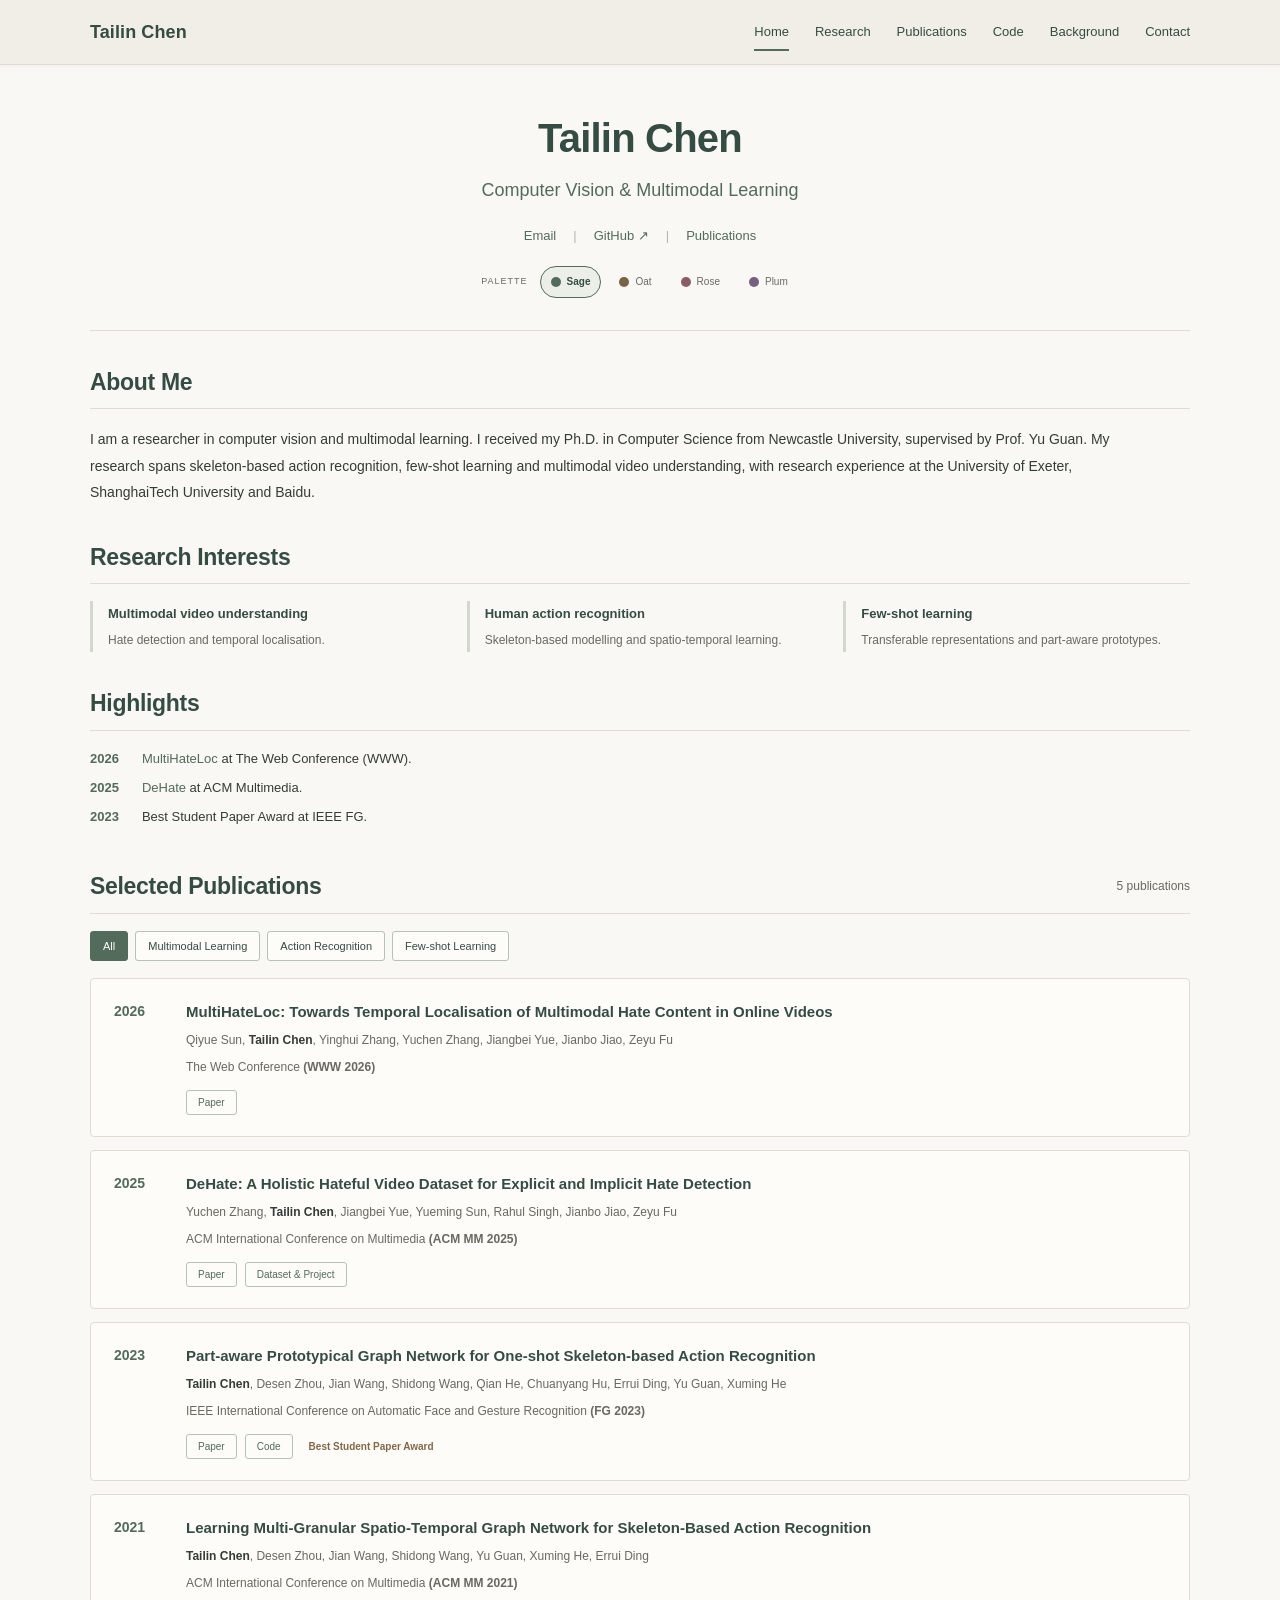
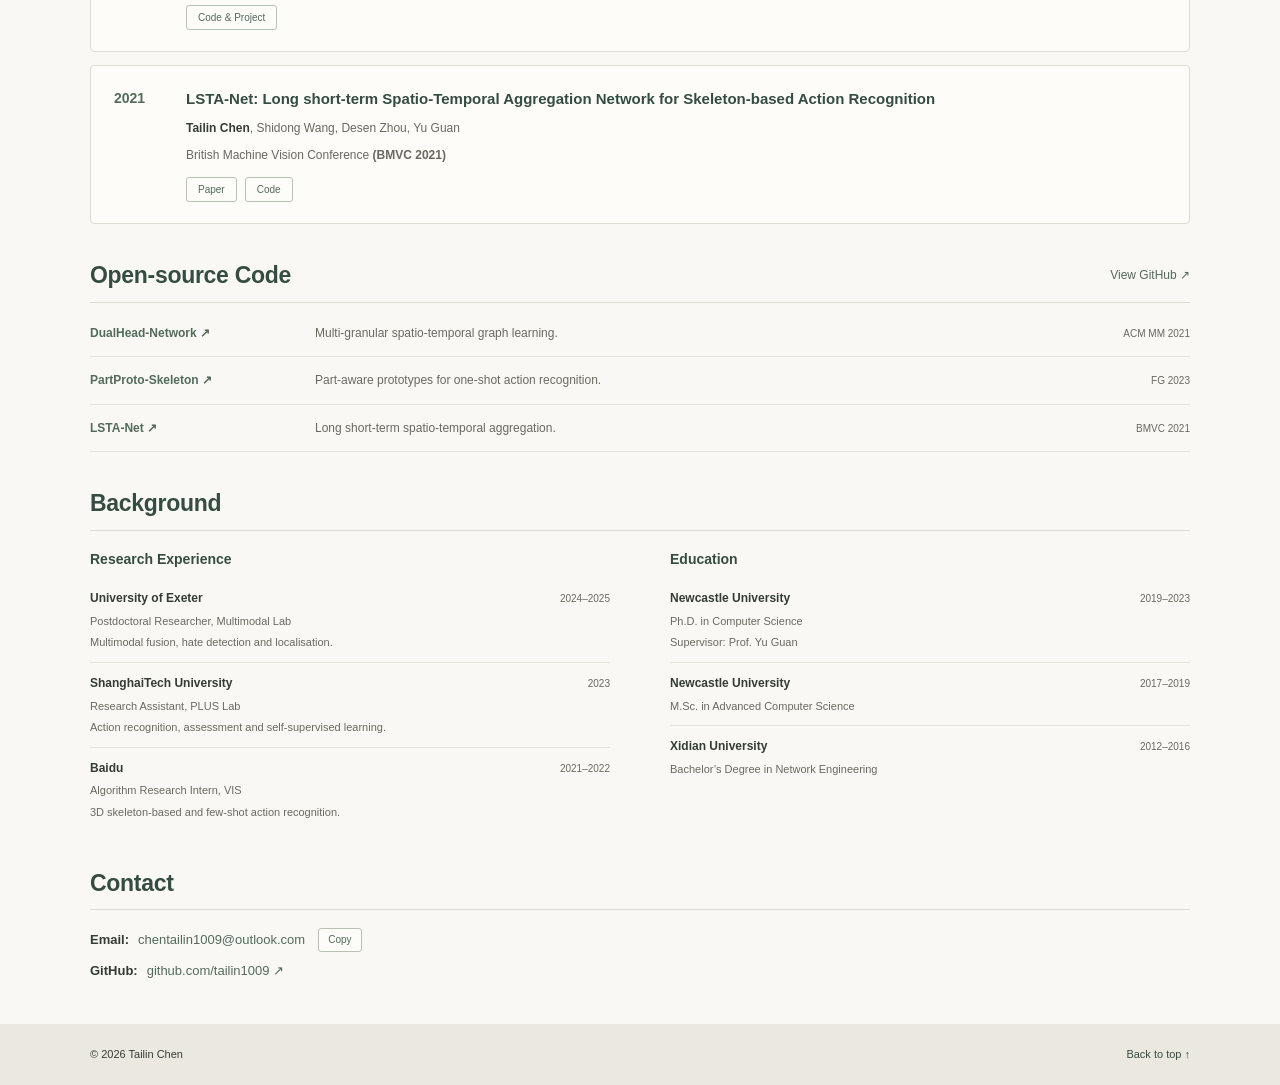
<file: versions/inline-palette-20261012/index.html>
<!doctype html>
<html lang="en">
<head>
<meta charset="utf-8"><meta name="viewport" content="width=device-width,initial-scale=1">
<meta name="theme-color" content="#f1eee7">
<meta name="description" content="Tailin Chen — researcher in computer vision, multimodal learning and few-shot action recognition. Publications, research and open-source code.">
<meta property="og:title" content="Tailin Chen | Computer Vision & Multimodal Learning"><meta property="og:description" content="Academic homepage of Tailin Chen. Research, publications and open-source code."><meta property="og:type" content="website">
<title>Tailin Chen | Academic Homepage</title>
<link rel="icon" href="./favicon.svg" type="image/svg+xml"><script src="./palette-init.js"></script><link rel="stylesheet" href="./styles.css"><script src="./app.js" defer></script>
</head>
<body>
<a class="skip-link" href="#main">Skip to content</a>
<header class="site-header"><div class="navigation container">
<a class="site-name" href="#home">Tailin Chen</a>
<button class="menu-toggle" id="menu-toggle" aria-controls="main-nav" aria-expanded="false" hidden>Menu <span aria-hidden="true">☰</span></button>
<nav id="main-nav" aria-label="Main navigation"><a href="#home" class="current" aria-current="location">Home</a><a href="#research">Research</a><a href="#publications">Publications</a><a href="#projects">Code</a><a href="#background">Background</a><a href="#contact">Contact</a></nav>
</div></header>
<main id="main" class="container">
<section class="profile" id="home" aria-labelledby="profile-title">
<h1 id="profile-title">Tailin Chen</h1><p class="profile-role">Computer Vision &amp; Multimodal Learning</p>
<div class="profile-links"><a href="mailto:chentailin1009@outlook.com">Email</a><span aria-hidden="true">|</span><a href="https://github.com/tailin1009" target="_blank" rel="noopener noreferrer">GitHub ↗</a><span aria-hidden="true">|</span><a href="#publications">Publications</a></div>
<div class="palette-controls" id="palette-controls" role="group" aria-label="Page color palette" hidden>
<span class="palette-label">Palette</span>
<button class="palette-choice" type="button" data-palette-choice="sage" aria-pressed="true" title="Warm Sage — original palette"><span class="palette-dot palette-dot-sage" aria-hidden="true"></span>Sage</button>
<button class="palette-choice" type="button" data-palette-choice="oat" aria-pressed="false" title="Cream Oat"><span class="palette-dot palette-dot-oat" aria-hidden="true"></span>Oat</button>
<button class="palette-choice" type="button" data-palette-choice="rose" aria-pressed="false" title="Dusty Rose"><span class="palette-dot palette-dot-rose" aria-hidden="true"></span>Rose</button>
<button class="palette-choice" type="button" data-palette-choice="plum" aria-pressed="false" title="Soft Plum"><span class="palette-dot palette-dot-plum" aria-hidden="true"></span>Plum</button>
<span id="palette-status" class="screen-reader-only" role="status"></span>
</div>
</section>
<section class="about section" id="about" aria-labelledby="about-title"><h2 id="about-title">About Me</h2>
<p>I am a researcher in computer vision and multimodal learning. I received my Ph.D. in Computer Science from Newcastle University, supervised by Prof. Yu Guan. My research spans skeleton-based action recognition, few-shot learning and multimodal video understanding, with research experience at the University of Exeter, ShanghaiTech University and Baidu.</p></section>
<section class="section" id="research" aria-labelledby="research-title"><h2 id="research-title">Research Interests</h2>
<ul class="research-list"><li><strong>Multimodal video understanding</strong><span>Hate detection and temporal localisation.</span></li><li><strong>Human action recognition</strong><span>Skeleton-based modelling and spatio-temporal learning.</span></li><li><strong>Few-shot learning</strong><span>Transferable representations and part-aware prototypes.</span></li></ul></section>
<section class="section news" aria-labelledby="news-title"><h2 id="news-title">Highlights</h2>
<ul><li><time datetime="2026">2026</time><span><a href="https://arxiv.org/abs/2512.10408" target="_blank" rel="noopener noreferrer">MultiHateLoc</a> at The Web Conference (WWW).</span></li><li><time datetime="2025">2025</time><span><a href="https://doi.org/10.1145/3746027.3758272" target="_blank" rel="noopener noreferrer">DeHate</a> at ACM Multimedia.</span></li><li><time datetime="2023">2023</time><span>Best Student Paper Award at IEEE FG.</span></li></ul></section>
<section class="section" id="publications" aria-labelledby="publications-title">
<div class="section-heading"><h2 id="publications-title">Selected Publications</h2><span class="publication-count" id="publication-count" aria-live="polite">5 publications</span></div>
<div class="publication-filters" role="group" aria-label="Filter publications by research area" hidden><button type="button" data-filter="all" class="active" aria-pressed="true">All</button><button type="button" data-filter="multimodal" aria-pressed="false">Multimodal Learning</button><button type="button" data-filter="action" aria-pressed="false">Action Recognition</button><button type="button" data-filter="fewshot" aria-pressed="false">Few-shot Learning</button></div>
<div class="publication-list">
<article class="publication" data-topics="multimodal"><div class="publication-year">2026</div><div class="publication-body"><h3>MultiHateLoc: Towards Temporal Localisation of Multimodal Hate Content in Online Videos</h3><p class="authors">Qiyue Sun, <strong>Tailin Chen</strong>, Yinghui Zhang, Yuchen Zhang, Jiangbei Yue, Jianbo Jiao, Zeyu Fu</p><p class="venue">The Web Conference <strong>(WWW 2026)</strong></p><div class="publication-links"><a href="https://arxiv.org/abs/2512.10408" target="_blank" rel="noopener noreferrer">Paper</a></div></div></article>
<article class="publication" data-topics="multimodal"><div class="publication-year">2025</div><div class="publication-body"><h3>DeHate: A Holistic Hateful Video Dataset for Explicit and Implicit Hate Detection</h3><p class="authors">Yuchen Zhang, <strong>Tailin Chen</strong>, Jiangbei Yue, Yueming Sun, Rahul Singh, Jianbo Jiao, Zeyu Fu</p><p class="venue">ACM International Conference on Multimedia <strong>(ACM MM 2025)</strong></p><div class="publication-links"><a href="https://doi.org/10.1145/3746027.3758272" target="_blank" rel="noopener noreferrer">Paper</a><a href="https://github.com/Multimodal-Intelligence-Lab-MIL/DeHate" target="_blank" rel="noopener noreferrer">Dataset &amp; Project</a></div></div></article>
<article class="publication" data-topics="action fewshot"><div class="publication-year">2023</div><div class="publication-body"><h3>Part-aware Prototypical Graph Network for One-shot Skeleton-based Action Recognition</h3><p class="authors"><strong>Tailin Chen</strong>, Desen Zhou, Jian Wang, Shidong Wang, Qian He, Chuanyang Hu, Errui Ding, Yu Guan, Xuming He</p><p class="venue">IEEE International Conference on Automatic Face and Gesture Recognition <strong>(FG 2023)</strong></p><div class="publication-links"><a href="https://arxiv.org/abs/2208.09150" target="_blank" rel="noopener noreferrer">Paper</a><a href="https://github.com/tailin1009/PartProto-Skeleton" target="_blank" rel="noopener noreferrer">Code</a><span class="award">Best Student Paper Award</span></div></div></article>
<article class="publication" data-topics="action"><div class="publication-year">2021</div><div class="publication-body"><h3>Learning Multi-Granular Spatio-Temporal Graph Network for Skeleton-Based Action Recognition</h3><p class="authors"><strong>Tailin Chen</strong>, Desen Zhou, Jian Wang, Shidong Wang, Yu Guan, Xuming He, Errui Ding</p><p class="venue">ACM International Conference on Multimedia <strong>(ACM MM 2021)</strong></p><div class="publication-links"><a href="https://github.com/tailin1009/DualHead-Network" target="_blank" rel="noopener noreferrer">Code &amp; Project</a></div></div></article>
<article class="publication" data-topics="action"><div class="publication-year">2021</div><div class="publication-body"><h3>LSTA-Net: Long short-term Spatio-Temporal Aggregation Network for Skeleton-based Action Recognition</h3><p class="authors"><strong>Tailin Chen</strong>, Shidong Wang, Desen Zhou, Yu Guan</p><p class="venue">British Machine Vision Conference <strong>(BMVC 2021)</strong></p><div class="publication-links"><a href="https://arxiv.org/abs/2111.00823" target="_blank" rel="noopener noreferrer">Paper</a><a href="https://github.com/tailin1009/LSTA-Net" target="_blank" rel="noopener noreferrer">Code</a></div></div></article>
</div></section>
<section class="section" id="projects" aria-labelledby="projects-title"><div class="section-heading"><h2 id="projects-title">Open-source Code</h2><a class="section-link" href="https://github.com/tailin1009" target="_blank" rel="noopener noreferrer">View GitHub ↗</a></div>
<ul class="project-list"><li><a href="https://github.com/tailin1009/DualHead-Network" target="_blank" rel="noopener noreferrer">DualHead-Network ↗</a><span>Multi-granular spatio-temporal graph learning.</span><small>ACM MM 2021</small></li><li><a href="https://github.com/tailin1009/PartProto-Skeleton" target="_blank" rel="noopener noreferrer">PartProto-Skeleton ↗</a><span>Part-aware prototypes for one-shot action recognition.</span><small>FG 2023</small></li><li><a href="https://github.com/tailin1009/LSTA-Net" target="_blank" rel="noopener noreferrer">LSTA-Net ↗</a><span>Long short-term spatio-temporal aggregation.</span><small>BMVC 2021</small></li></ul></section>
<section class="section" id="background" aria-labelledby="background-title"><h2 id="background-title">Background</h2>
<div class="background-columns">
<div><h3>Research Experience</h3><dl class="background-list">
<div><dt>University of Exeter <span>2024–2025</span></dt><dd>Postdoctoral Researcher, Multimodal Lab</dd><dd>Multimodal fusion, hate detection and localisation.</dd></div>
<div><dt>ShanghaiTech University <span>2023</span></dt><dd>Research Assistant, PLUS Lab</dd><dd>Action recognition, assessment and self-supervised learning.</dd></div>
<div><dt>Baidu <span>2021–2022</span></dt><dd>Algorithm Research Intern, VIS</dd><dd>3D skeleton-based and few-shot action recognition.</dd></div>
</dl></div>
<div><h3>Education</h3><dl class="background-list">
<div><dt>Newcastle University <span>2019–2023</span></dt><dd>Ph.D. in Computer Science</dd><dd>Supervisor: Prof. Yu Guan</dd></div>
<div><dt>Newcastle University <span>2017–2019</span></dt><dd>M.Sc. in Advanced Computer Science</dd></div>
<div><dt>Xidian University <span>2012–2016</span></dt><dd>Bachelor’s Degree in Network Engineering</dd></div>
</dl></div>
</div></section>
<section class="section contact" id="contact" aria-labelledby="contact-title"><h2 id="contact-title">Contact</h2><p><strong>Email:</strong> <a href="mailto:chentailin1009@outlook.com">chentailin1009@outlook.com</a><button class="copy-button" id="copy-email" type="button" hidden>Copy</button><span id="copy-status" role="status"></span></p><p><strong>GitHub:</strong> <a href="https://github.com/tailin1009" target="_blank" rel="noopener noreferrer">github.com/tailin1009 ↗</a></p></section>
</main>
<footer class="site-footer"><div class="container"><span>© <span id="year">2026</span> Tailin Chen</span><a href="#home">Back to top ↑</a></div></footer>
</body></html>
</file>
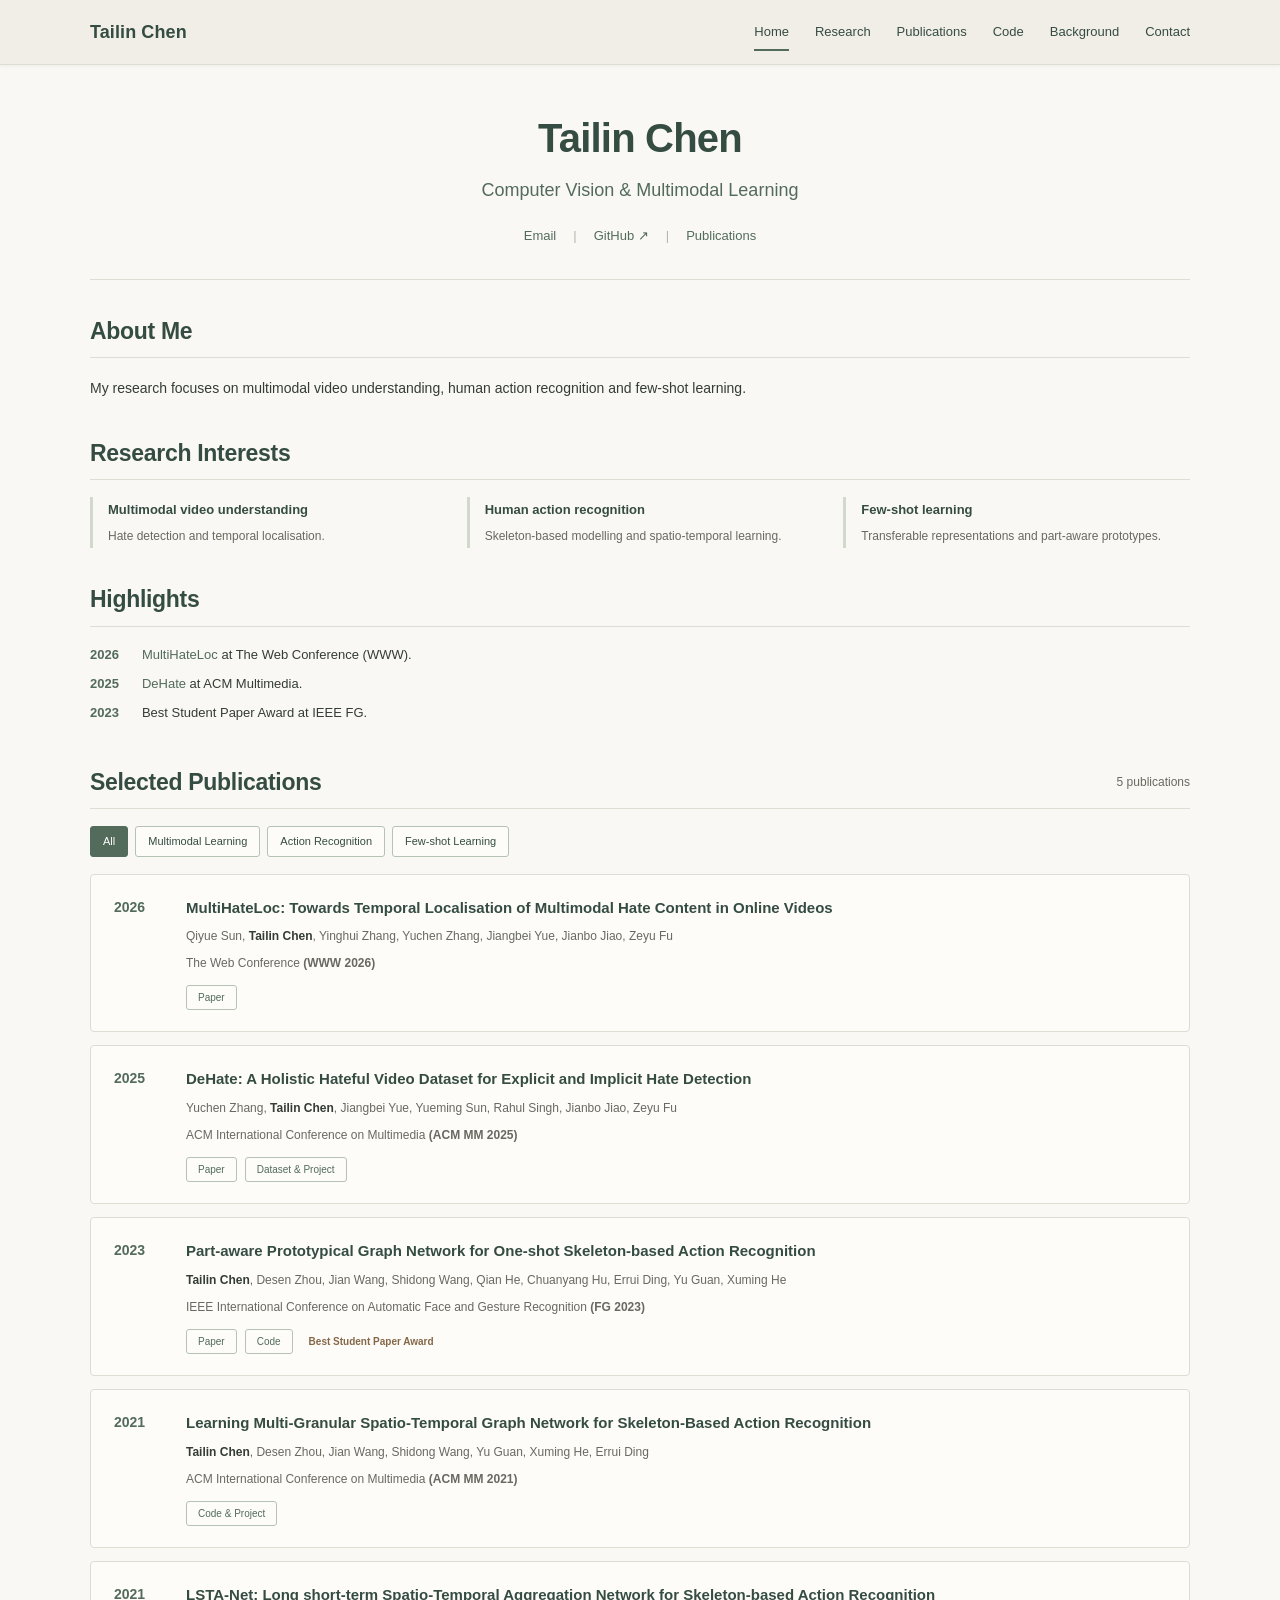
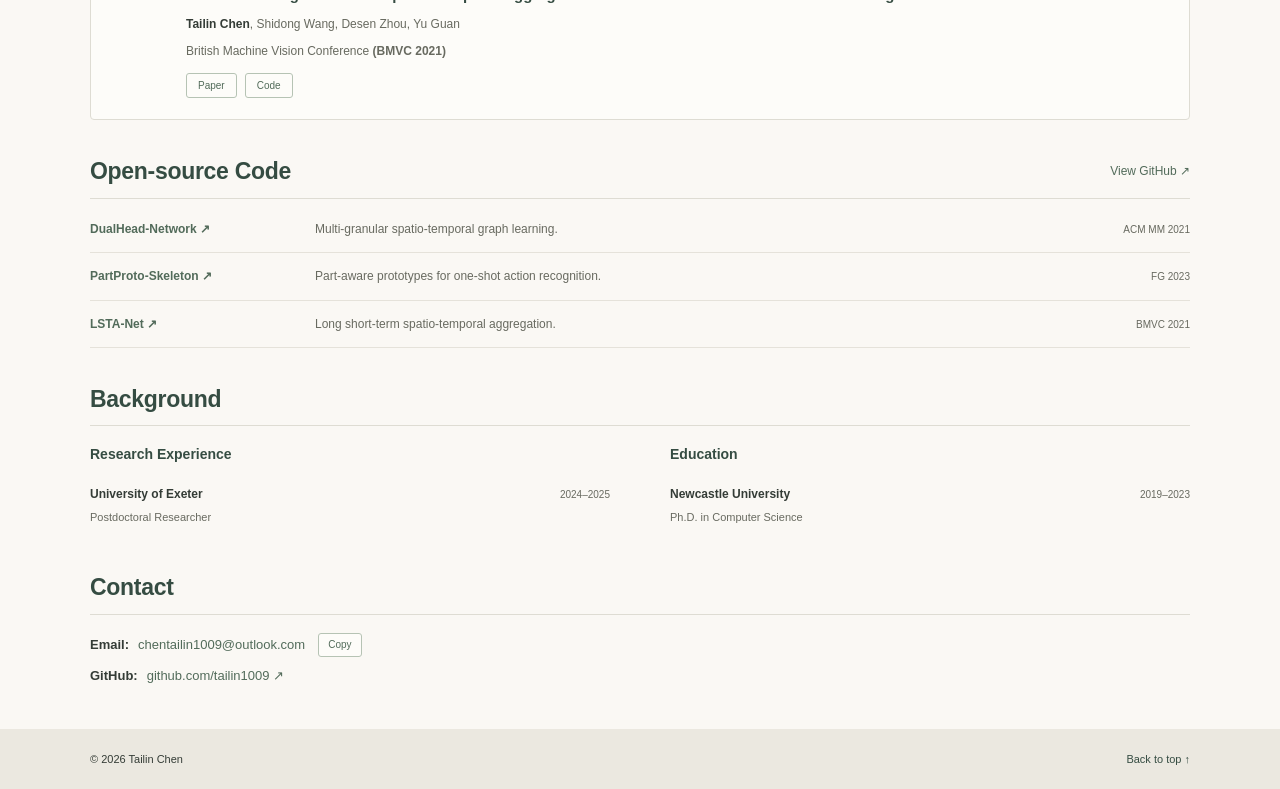
<file: versions/warm-sage-20261012/index.html>
<!doctype html>
<html lang="en">
<head>
<meta charset="utf-8"><meta name="viewport" content="width=device-width,initial-scale=1">
<meta name="theme-color" content="#f1eee7">
<meta name="description" content="Tailin Chen — researcher in computer vision, multimodal learning and few-shot action recognition. Publications, research and open-source code.">
<meta property="og:title" content="Tailin Chen | Computer Vision & Multimodal Learning"><meta property="og:description" content="Academic homepage of Tailin Chen. Research, publications and open-source code."><meta property="og:type" content="website">
<title>Tailin Chen | Academic Homepage</title>
<link rel="icon" href="./favicon.svg" type="image/svg+xml"><link rel="stylesheet" href="./styles.css"><script src="./app.js" defer></script>
</head>
<body>
<a class="skip-link" href="#main">Skip to content</a>
<header class="site-header"><div class="navigation container">
<a class="site-name" href="#home">Tailin Chen</a>
<button class="menu-toggle" id="menu-toggle" aria-controls="main-nav" aria-expanded="false" hidden>Menu <span aria-hidden="true">☰</span></button>
<nav id="main-nav" aria-label="Main navigation"><a href="#home" class="current" aria-current="location">Home</a><a href="#research">Research</a><a href="#publications">Publications</a><a href="#projects">Code</a><a href="#background">Background</a><a href="#contact">Contact</a></nav>
</div></header>
<main id="main" class="container">
<section class="profile" id="home" aria-labelledby="profile-title">
<h1 id="profile-title">Tailin Chen</h1><p class="profile-role">Computer Vision &amp; Multimodal Learning</p>
<div class="profile-links"><a href="mailto:chentailin1009@outlook.com">Email</a><span aria-hidden="true">|</span><a href="https://github.com/tailin1009" target="_blank" rel="noopener noreferrer">GitHub ↗</a><span aria-hidden="true">|</span><a href="#publications">Publications</a></div>
</section>
<section class="about section" id="about" aria-labelledby="about-title"><h2 id="about-title">About Me</h2>
<p>My research focuses on multimodal video understanding, human action recognition and few-shot learning.</p></section>
<section class="section" id="research" aria-labelledby="research-title"><h2 id="research-title">Research Interests</h2>
<ul class="research-list"><li><strong>Multimodal video understanding</strong><span>Hate detection and temporal localisation.</span></li><li><strong>Human action recognition</strong><span>Skeleton-based modelling and spatio-temporal learning.</span></li><li><strong>Few-shot learning</strong><span>Transferable representations and part-aware prototypes.</span></li></ul></section>
<section class="section news" aria-labelledby="news-title"><h2 id="news-title">Highlights</h2>
<ul><li><time datetime="2026">2026</time><span><a href="https://arxiv.org/abs/2512.10408" target="_blank" rel="noopener noreferrer">MultiHateLoc</a> at The Web Conference (WWW).</span></li><li><time datetime="2025">2025</time><span><a href="https://doi.org/10.1145/3746027.3758272" target="_blank" rel="noopener noreferrer">DeHate</a> at ACM Multimedia.</span></li><li><time datetime="2023">2023</time><span>Best Student Paper Award at IEEE FG.</span></li></ul></section>
<section class="section" id="publications" aria-labelledby="publications-title">
<div class="section-heading"><h2 id="publications-title">Selected Publications</h2><span class="publication-count" id="publication-count" aria-live="polite">5 publications</span></div>
<div class="publication-filters" role="group" aria-label="Filter publications by research area" hidden><button type="button" data-filter="all" class="active" aria-pressed="true">All</button><button type="button" data-filter="multimodal" aria-pressed="false">Multimodal Learning</button><button type="button" data-filter="action" aria-pressed="false">Action Recognition</button><button type="button" data-filter="fewshot" aria-pressed="false">Few-shot Learning</button></div>
<div class="publication-list">
<article class="publication" data-topics="multimodal"><div class="publication-year">2026</div><div class="publication-body"><h3>MultiHateLoc: Towards Temporal Localisation of Multimodal Hate Content in Online Videos</h3><p class="authors">Qiyue Sun, <strong>Tailin Chen</strong>, Yinghui Zhang, Yuchen Zhang, Jiangbei Yue, Jianbo Jiao, Zeyu Fu</p><p class="venue">The Web Conference <strong>(WWW 2026)</strong></p><div class="publication-links"><a href="https://arxiv.org/abs/2512.10408" target="_blank" rel="noopener noreferrer">Paper</a></div></div></article>
<article class="publication" data-topics="multimodal"><div class="publication-year">2025</div><div class="publication-body"><h3>DeHate: A Holistic Hateful Video Dataset for Explicit and Implicit Hate Detection</h3><p class="authors">Yuchen Zhang, <strong>Tailin Chen</strong>, Jiangbei Yue, Yueming Sun, Rahul Singh, Jianbo Jiao, Zeyu Fu</p><p class="venue">ACM International Conference on Multimedia <strong>(ACM MM 2025)</strong></p><div class="publication-links"><a href="https://doi.org/10.1145/3746027.3758272" target="_blank" rel="noopener noreferrer">Paper</a><a href="https://github.com/Multimodal-Intelligence-Lab-MIL/DeHate" target="_blank" rel="noopener noreferrer">Dataset &amp; Project</a></div></div></article>
<article class="publication" data-topics="action fewshot"><div class="publication-year">2023</div><div class="publication-body"><h3>Part-aware Prototypical Graph Network for One-shot Skeleton-based Action Recognition</h3><p class="authors"><strong>Tailin Chen</strong>, Desen Zhou, Jian Wang, Shidong Wang, Qian He, Chuanyang Hu, Errui Ding, Yu Guan, Xuming He</p><p class="venue">IEEE International Conference on Automatic Face and Gesture Recognition <strong>(FG 2023)</strong></p><div class="publication-links"><a href="https://arxiv.org/abs/2208.09150" target="_blank" rel="noopener noreferrer">Paper</a><a href="https://github.com/tailin1009/PartProto-Skeleton" target="_blank" rel="noopener noreferrer">Code</a><span class="award">Best Student Paper Award</span></div></div></article>
<article class="publication" data-topics="action"><div class="publication-year">2021</div><div class="publication-body"><h3>Learning Multi-Granular Spatio-Temporal Graph Network for Skeleton-Based Action Recognition</h3><p class="authors"><strong>Tailin Chen</strong>, Desen Zhou, Jian Wang, Shidong Wang, Yu Guan, Xuming He, Errui Ding</p><p class="venue">ACM International Conference on Multimedia <strong>(ACM MM 2021)</strong></p><div class="publication-links"><a href="https://github.com/tailin1009/DualHead-Network" target="_blank" rel="noopener noreferrer">Code &amp; Project</a></div></div></article>
<article class="publication" data-topics="action"><div class="publication-year">2021</div><div class="publication-body"><h3>LSTA-Net: Long short-term Spatio-Temporal Aggregation Network for Skeleton-based Action Recognition</h3><p class="authors"><strong>Tailin Chen</strong>, Shidong Wang, Desen Zhou, Yu Guan</p><p class="venue">British Machine Vision Conference <strong>(BMVC 2021)</strong></p><div class="publication-links"><a href="https://arxiv.org/abs/2111.00823" target="_blank" rel="noopener noreferrer">Paper</a><a href="https://github.com/tailin1009/LSTA-Net" target="_blank" rel="noopener noreferrer">Code</a></div></div></article>
</div></section>
<section class="section" id="projects" aria-labelledby="projects-title"><div class="section-heading"><h2 id="projects-title">Open-source Code</h2><a class="section-link" href="https://github.com/tailin1009" target="_blank" rel="noopener noreferrer">View GitHub ↗</a></div>
<ul class="project-list"><li><a href="https://github.com/tailin1009/DualHead-Network" target="_blank" rel="noopener noreferrer">DualHead-Network ↗</a><span>Multi-granular spatio-temporal graph learning.</span><small>ACM MM 2021</small></li><li><a href="https://github.com/tailin1009/PartProto-Skeleton" target="_blank" rel="noopener noreferrer">PartProto-Skeleton ↗</a><span>Part-aware prototypes for one-shot action recognition.</span><small>FG 2023</small></li><li><a href="https://github.com/tailin1009/LSTA-Net" target="_blank" rel="noopener noreferrer">LSTA-Net ↗</a><span>Long short-term spatio-temporal aggregation.</span><small>BMVC 2021</small></li></ul></section>
<section class="section" id="background" aria-labelledby="background-title"><h2 id="background-title">Background</h2>
<div class="background-columns"><div><h3>Research Experience</h3><dl class="background-list"><div><dt>University of Exeter <span>2024–2025</span></dt><dd>Postdoctoral Researcher</dd></div></dl></div>
<div><h3>Education</h3><dl class="background-list"><div><dt>Newcastle University <span>2019–2023</span></dt><dd>Ph.D. in Computer Science</dd></div></dl></div></div></section>
<section class="section contact" id="contact" aria-labelledby="contact-title"><h2 id="contact-title">Contact</h2><p><strong>Email:</strong> <a href="mailto:chentailin1009@outlook.com">chentailin1009@outlook.com</a><button class="copy-button" id="copy-email" type="button" hidden>Copy</button><span id="copy-status" role="status"></span></p><p><strong>GitHub:</strong> <a href="https://github.com/tailin1009" target="_blank" rel="noopener noreferrer">github.com/tailin1009 ↗</a></p></section>
</main>
<footer class="site-footer"><div class="container"><span>© <span id="year">2026</span> Tailin Chen</span><a href="#home">Back to top ↑</a></div></footer>
</body></html>
</file>
<file: styles.css>
@charset "UTF-8";
:root{--accent:#526b5a;--heading:#354c42;--text:#343c36;--muted:#686a60;--line:#dedcd3;--panel:#fdfcf9;--canvas:#faf8f4;--surface:#f1eee7;--footer:#ebe8e0;--sage:#d1daca;--soft:#ecefe7;--button-border:#b6c3b4}
*{box-sizing:border-box}html{scroll-behavior:smooth;scroll-padding-top:90px}body{margin:0;background:var(--canvas);color:var(--text);font-family:"Lucida Sans","Lucida Sans Unicode","Lucida Grande",Geneva,Verdana,sans-serif;font-size:14px;line-height:1.7}a{color:var(--accent);text-decoration:none}a:hover{text-decoration:underline}button{font:inherit;cursor:pointer}button,a{-webkit-tap-highlight-color:transparent}a:focus-visible,button:focus-visible{outline:3px solid var(--focus);outline-offset:4px}p,h1,h2,h3,ul,dl{margin:0}strong{font-weight:600}.container{width:90%;max-width:1100px;margin:0 auto}.skip-link{position:fixed;top:-80px;left:20px;background:var(--panel);padding:12px 20px;z-index:100}.skip-link:focus{top:10px}.site-header{background:var(--surface);color:var(--heading);position:sticky;top:0;z-index:10;box-shadow:0 1px 4px var(--shadow);border-bottom:1px solid var(--line)}.navigation{display:flex;justify-content:space-between;align-items:center;min-height:64px;gap:28px}.site-name{font-size:18px;font-weight:600;white-space:nowrap;letter-spacing:.1px}.site-header a{color:var(--heading)}.site-header a:hover{color:var(--accent);text-decoration:none}nav{display:flex;align-items:center;gap:26px}nav a{font-size:13px;line-height:64px;position:relative;white-space:nowrap}nav a.current:after{content:"";position:absolute;left:0;right:0;bottom:13px;height:2px;background:var(--accent)}.menu-toggle{border:1px solid var(--button-border);background:none;color:var(--heading);padding:5px 11px;font-size:12px}.menu-toggle span{margin-left:10px}.profile{text-align:center;padding:48px 20px 32px;border-bottom:1px solid var(--line)}h1{font-size:40px;line-height:1.25;font-weight:600;letter-spacing:-.8px;color:var(--heading)}.profile-role{font-size:18px;color:var(--accent);margin-top:12px}.profile-degree{font-size:13px;color:var(--muted);margin-top:7px}.profile-links{display:flex;justify-content:center;align-items:center;gap:17px;margin-top:19px;font-size:13px}.profile-links>span{color:var(--separator)}.section{padding-top:34px}h2{color:var(--heading);font-size:23px;font-weight:600;line-height:1.5;padding-bottom:9px;border-bottom:1px solid var(--line);margin-bottom:17px;letter-spacing:-.3px}.about p{max-width:1030px;line-height:1.9}.research-list{list-style:none;padding:0;display:grid;grid-template-columns:repeat(3,1fr);gap:30px}.research-list li{border-left:3px solid var(--tint);padding:2px 0 2px 15px}.research-list strong{display:block;color:var(--heading);font-size:13px;line-height:1.65}.research-list span{display:block;margin-top:5px;color:var(--muted);font-size:12px;line-height:1.7}.news ul{list-style:none;padding:0}.news li{display:flex;gap:23px;margin:7px 0;font-size:13px}.news time{font-weight:600;color:var(--accent);font-variant-numeric:tabular-nums;flex-shrink:0}.section-heading{display:flex;justify-content:space-between;align-items:center;border-bottom:1px solid var(--line);margin-bottom:17px;gap:15px}.section-heading h2{border:0;margin:0;flex:1}.publication-count,.section-link{font-size:12px;white-space:nowrap;padding-bottom:9px}.publication-count{color:var(--muted)}.publication-filters{display:flex;gap:7px;flex-wrap:wrap;margin:0 0 17px}.publication-filters button{background:var(--panel);border:1px solid var(--button-border);color:var(--heading);padding:5px 12px;border-radius:3px;font-size:11px;line-height:1.65}.publication-filters button:hover{background:var(--soft);color:var(--heading)}.publication-filters button.active{background:var(--accent);border-color:var(--accent);color:#fff}.publication-list{display:flex;flex-direction:column;gap:13px}.publication{display:grid;grid-template-columns:50px 1fr;gap:22px;border:1px solid var(--line);border-radius:4px;background:var(--panel);padding:21px 23px}.publication-year{font-size:14px;color:var(--accent);font-weight:600;line-height:1.65}.publication-body h3{font-size:15px;line-height:1.65;font-weight:600;color:var(--heading);margin-bottom:6px}.authors{font-size:12px;line-height:1.8;color:var(--muted)}.authors strong{color:var(--text)}.venue{font-size:12px;line-height:1.8;margin-top:5px;color:var(--muted)}.publication-links{display:flex;align-items:center;flex-wrap:wrap;gap:8px;margin-top:11px}.publication-links a{font-size:10px;line-height:1.7;display:inline-block;padding:3px 11px;color:var(--accent);background:var(--panel);border:1px solid var(--button-border);border-radius:3px}.publication-links a:hover{color:#fff;background:var(--accent);border-color:var(--accent);text-decoration:none}.award{font-size:10px;color:var(--award);font-weight:600;padding:3px 5px;margin-left:3px}.project-list{list-style:none;padding:0}.project-list li{display:grid;grid-template-columns:205px 1fr 100px;gap:20px;border-bottom:1px solid var(--subtle-line);padding:13px 0;align-items:baseline;font-size:12px}.project-list li:first-child{padding-top:3px}.project-list a{font-weight:600}.project-list span{color:var(--muted)}.project-list small{font-size:10px;text-align:right;color:var(--muted)}.background-columns{display:grid;grid-template-columns:1fr 1fr;gap:60px}.background-columns h3{font-size:14px;font-weight:600;color:var(--heading);margin-bottom:7px}.background-list>div{padding:10px 0;border-bottom:1px solid var(--subtle-line)}.background-list>div:last-child{border:0}.background-list dt{font-size:12px;display:flex;align-items:baseline;justify-content:space-between;gap:15px;font-weight:600}.background-list dt span{font-size:10px;white-space:nowrap;font-weight:400;color:var(--muted)}.background-list dd{margin:3px 0 0;color:var(--muted);font-size:11px}.contact{padding-bottom:40px}.contact p{font-size:13px;display:flex;align-items:center;flex-wrap:wrap;column-gap:9px;row-gap:5px;line-height:2}.contact p+p{margin-top:5px}.contact a{overflow-wrap:anywhere}.copy-button{font-size:10px;padding:1px 9px;color:var(--accent);background:var(--panel);border:1px solid var(--button-border);border-radius:3px;line-height:2;margin-left:4px}.copy-button:hover{background:var(--soft)}#copy-status{font-size:11px;color:var(--muted)}.site-footer{background:var(--footer);color:var(--text);padding:21px 0;font-size:11px;margin-top:0}.site-footer .container{display:flex;justify-content:space-between;align-items:center;gap:20px}.site-footer a{color:var(--heading)}::selection{background:var(--tint);color:var(--heading)}[hidden]{display:none!important}
@media(min-width:761px){.menu-toggle{display:none}}
@media(max-width:950px){nav{gap:18px}.navigation{gap:20px}.background-columns{gap:30px}.research-list{gap:22px}.project-list li{grid-template-columns:185px 1fr 85px;gap:15px}}
@media(max-width:760px){html{scroll-padding-top:85px}body{font-size:13px}.container{width:90%}.navigation{min-height:60px;position:relative;flex-wrap:wrap;gap:0}.site-name{font-size:17px}.menu-toggle{display:block}.js nav{display:none;width:100%;padding:10px 0 16px;gap:5px 22px}.js nav.open{display:flex}.js nav a{line-height:34px}.js nav a.current:after{bottom:2px}nav{flex-wrap:wrap;padding-bottom:9px;gap:0 20px}nav a{font-size:12px;line-height:38px}nav a.current:after{bottom:3px}.profile{padding:32px 3px 27px}h1{font-size:34px}.profile-role{font-size:15px;margin-top:9px}.profile-degree{font-size:11px}.profile-links{font-size:12px;gap:14px;margin-top:17px}.section{padding-top:27px}h2{font-size:20px;margin-bottom:14px}.about p{line-height:1.9}.research-list{grid-template-columns:1fr;gap:14px}.research-list li{padding-left:13px}.research-list strong{font-size:12px}.research-list span{margin-top:1px;font-size:11px}.news li{gap:16px;font-size:12px;margin:8px 0}.publication-count{font-size:10px}.publication-filters{gap:6px;margin-bottom:14px}.publication-filters button{font-size:10px;padding:5px 9px}.publication{grid-template-columns:1fr;padding:16px;gap:6px;border-radius:3px}.publication-year{font-size:11px;line-height:1.4}.publication-body h3{font-size:13px;line-height:1.7}.authors,.venue{font-size:11px;line-height:1.8}.publication-links a,.award{font-size:10px}.publication-links{gap:7px}.award{margin-left:0;padding-left:0;flex-basis:100%;margin-top:2px}.project-list li{grid-template-columns:1fr auto;gap:3px 10px;padding:12px 0;font-size:11px}.project-list a{grid-column:1}.project-list span{grid-column:1/-1;grid-row:2;font-size:11px}.project-list small{grid-column:2;grid-row:1;font-size:9px}.section-link{font-size:10px}.background-columns{grid-template-columns:1fr;gap:23px}.background-columns h3{font-size:13px}.background-list dt{font-size:12px}.background-list dd{font-size:11px}.contact{padding-bottom:32px}.contact p{font-size:11px;column-gap:7px}.site-footer{font-size:10px;padding:19px 0}}
@media(prefers-reduced-motion:reduce){html{scroll-behavior:auto}}
@media print{body{font-size:10px;background:white}.container{width:100%;max-width:none}.site-header,.publication-filters,.copy-button,#copy-status,.profile-links,.site-footer a{display:none!important}.profile{padding:0 0 15px}h1{font-size:28px}.profile-role{font-size:13px}.section{padding-top:20px}h2{font-size:16px;margin-bottom:10px}.publication{break-inside:avoid;padding:12px;gap:12px;background:white}.publication-body h3{font-size:12px}.authors,.venue{font-size:10px}.publication[hidden]{display:grid!important}.publication-count{display:none}.research-list{gap:15px}.background-columns{gap:30px}.site-footer{background:white;color:#555;border-top:1px solid #ccc;padding:12px 0}.contact{padding-bottom:20px}}

:root{--tint:#d1daca;--award:#856747;--focus:#927757;--subtle-line:#e5e2da;--separator:#b7b5aa;--shadow:#453f3410}
:root[data-palette="oat"]{--accent:#796246;--heading:#504334;--text:#433d36;--muted:#746858;--line:#e1d9cd;--panel:#fffdf9;--canvas:#faf7f1;--surface:#f1ebe1;--footer:#eae2d6;--tint:#ddd0ba;--soft:#f0e9df;--button-border:#baaa91;--subtle-line:#e7dfd3;--separator:#b9aa95;--shadow:#50433410}
:root[data-palette="rose"]{--accent:#8b5d62;--heading:#613f43;--text:#443a3b;--muted:#776465;--line:#e8d9d6;--panel:#fffdfc;--canvas:#fcf8f6;--surface:#f4e9e6;--footer:#efe1dd;--tint:#e4c6c5;--soft:#f4e7e5;--button-border:#c6a7a8;--subtle-line:#ebdedb;--separator:#bea7a4;--shadow:#613f4310}
:root[data-palette="plum"]{--accent:#756080;--heading:#4d4159;--text:#403a46;--muted:#726579;--line:#e0d9e5;--panel:#fefcff;--canvas:#faf8fb;--surface:#efeaf2;--footer:#e8e1ed;--tint:#d6c9e0;--soft:#f0e9f3;--button-border:#b6a5c4;--subtle-line:#e5dfe9;--separator:#b4a8be;--shadow:#4d415910}

.palette-dock{position:fixed;right:max(18px,env(safe-area-inset-right));top:50%;transform:translateY(-50%);z-index:30}
.palette-toggle{position:relative;display:flex;align-items:center;justify-content:center;width:46px;height:46px;border:1px solid var(--button-border);border-radius:50%;background:var(--panel);color:var(--accent);box-shadow:0 4px 18px var(--shadow);transition:background .18s,border-color .18s}
.palette-toggle:hover,.palette-toggle[aria-expanded="true"]{background:var(--soft);border-color:var(--accent)}
.palette-tooltip{position:absolute;right:calc(100% + 12px);padding:5px 10px;border:1px solid var(--line);border-radius:5px;background:var(--panel);color:var(--heading);font-size:10px;white-space:nowrap;opacity:0;visibility:hidden;pointer-events:none;transition:opacity .15s}
.palette-toggle[aria-expanded="false"]:hover .palette-tooltip,.palette-toggle[aria-expanded="false"]:focus-visible .palette-tooltip{opacity:1;visibility:visible}
.palette-panel{position:absolute;right:calc(100% + 12px);top:50%;transform:translateY(-50%);width:248px;max-width:calc(100vw - 90px);max-height:calc(100dvh - 110px);overflow-y:auto;padding:18px;background:var(--panel);border:1px solid var(--line);border-radius:12px;box-shadow:0 10px 34px var(--shadow)}
.palette-panel-heading{display:flex;align-items:center;justify-content:space-between;gap:12px}
.palette-panel-heading h2{padding:0;margin:0;border:0;font-size:14px;line-height:1.5;letter-spacing:0}
.palette-close{display:flex;justify-content:center;align-items:center;flex-shrink:0;width:32px;height:32px;margin:-6px -6px -6px 0;border:0;border-radius:50%;background:none;color:var(--muted)}
.palette-close:hover{background:var(--soft);color:var(--heading)}
.palette-description{margin-top:6px;font-size:11px;color:var(--muted)}
.palette-controls{display:grid;grid-template-columns:1fr 1fr;gap:8px;margin-top:15px}
.palette-choice{display:flex;align-items:center;gap:7px;min-width:0;min-height:44px;padding:8px 9px;border:1px solid var(--line);border-radius:7px;background:var(--canvas);font-size:11px;color:var(--muted);line-height:1.6;text-align:left}
.palette-choice:hover{background:var(--soft);color:var(--heading)}
.palette-choice[aria-pressed="true"]{border-color:var(--accent);background:var(--soft);color:var(--heading);font-weight:600}
.palette-choice::after{content:"";width:10px;flex-shrink:0;margin-left:auto}
.palette-choice[aria-pressed="true"]::after{content:"✓"}
.palette-dot{width:10px;height:10px;display:inline-block;border-radius:50%;flex-shrink:0}
.palette-dot-sage{background:#526b5a}.palette-dot-oat{background:#796246}.palette-dot-rose{background:#8b5d62}.palette-dot-plum{background:#756080}
.screen-reader-only{position:absolute;width:1px;height:1px;padding:0;margin:-1px;overflow:hidden;clip-path:inset(50%);white-space:nowrap;border:0}
@media(max-width:1250px),(max-height:540px){.palette-dock{top:auto;bottom:max(18px,env(safe-area-inset-bottom));transform:none}.palette-panel{right:0;top:auto;bottom:calc(100% + 12px);transform:none;width:248px;max-width:calc(100vw - 36px)}.site-footer{padding-bottom:86px}}
@media(max-width:760px){.palette-dock{right:max(14px,env(safe-area-inset-right));bottom:max(14px,env(safe-area-inset-bottom))}.palette-panel{max-width:calc(100vw - 28px)}}
@media(prefers-reduced-motion:reduce){.palette-toggle,.palette-tooltip{transition:none}}
@media print{.palette-dock{display:none!important}}
</file>
<file: versions/concise-background-20261012/styles.css>
@charset "UTF-8";
:root{--accent:#526b5a;--heading:#354c42;--text:#343c36;--muted:#686a60;--line:#dedcd3;--panel:#fdfcf9;--canvas:#faf8f4;--surface:#f1eee7;--footer:#ebe8e0;--sage:#d1daca;--soft:#ecefe7;--button-border:#b6c3b4}
*{box-sizing:border-box}html{scroll-behavior:smooth;scroll-padding-top:90px}body{margin:0;background:var(--canvas);color:var(--text);font-family:"Lucida Sans","Lucida Sans Unicode","Lucida Grande",Geneva,Verdana,sans-serif;font-size:14px;line-height:1.7}a{color:var(--accent);text-decoration:none}a:hover{text-decoration:underline}button{font:inherit;cursor:pointer}button,a{-webkit-tap-highlight-color:transparent}a:focus-visible,button:focus-visible{outline:3px solid var(--focus);outline-offset:4px}p,h1,h2,h3,ul,dl{margin:0}strong{font-weight:600}.container{width:90%;max-width:1100px;margin:0 auto}.skip-link{position:fixed;top:-80px;left:20px;background:var(--panel);padding:12px 20px;z-index:100}.skip-link:focus{top:10px}.site-header{background:var(--surface);color:var(--heading);position:sticky;top:0;z-index:10;box-shadow:0 1px 4px var(--shadow);border-bottom:1px solid var(--line)}.navigation{display:flex;justify-content:space-between;align-items:center;min-height:64px;gap:28px}.site-name{font-size:18px;font-weight:600;white-space:nowrap;letter-spacing:.1px}.site-header a{color:var(--heading)}.site-header a:hover{color:var(--accent);text-decoration:none}nav{display:flex;align-items:center;gap:26px}nav a{font-size:13px;line-height:64px;position:relative;white-space:nowrap}nav a.current:after{content:"";position:absolute;left:0;right:0;bottom:13px;height:2px;background:var(--accent)}.menu-toggle{border:1px solid var(--button-border);background:none;color:var(--heading);padding:5px 11px;font-size:12px}.menu-toggle span{margin-left:10px}.profile{text-align:center;padding:48px 20px 32px;border-bottom:1px solid var(--line)}h1{font-size:40px;line-height:1.25;font-weight:600;letter-spacing:-.8px;color:var(--heading)}.profile-role{font-size:18px;color:var(--accent);margin-top:12px}.profile-degree{font-size:13px;color:var(--muted);margin-top:7px}.profile-links{display:flex;justify-content:center;align-items:center;gap:17px;margin-top:19px;font-size:13px}.profile-links>span{color:var(--separator)}.section{padding-top:34px}h2{color:var(--heading);font-size:23px;font-weight:600;line-height:1.5;padding-bottom:9px;border-bottom:1px solid var(--line);margin-bottom:17px;letter-spacing:-.3px}.about p{max-width:1030px;line-height:1.9}.research-list{list-style:none;padding:0;display:grid;grid-template-columns:repeat(3,1fr);gap:30px}.research-list li{border-left:3px solid var(--tint);padding:2px 0 2px 15px}.research-list strong{display:block;color:var(--heading);font-size:13px;line-height:1.65}.research-list span{display:block;margin-top:5px;color:var(--muted);font-size:12px;line-height:1.7}.news ul{list-style:none;padding:0}.news li{display:flex;gap:23px;margin:7px 0;font-size:13px}.news time{font-weight:600;color:var(--accent);font-variant-numeric:tabular-nums;flex-shrink:0}.section-heading{display:flex;justify-content:space-between;align-items:center;border-bottom:1px solid var(--line);margin-bottom:17px;gap:15px}.section-heading h2{border:0;margin:0;flex:1}.publication-count,.section-link{font-size:12px;white-space:nowrap;padding-bottom:9px}.publication-count{color:var(--muted)}.publication-filters{display:flex;gap:7px;flex-wrap:wrap;margin:0 0 17px}.publication-filters button{background:var(--panel);border:1px solid var(--button-border);color:var(--heading);padding:5px 12px;border-radius:3px;font-size:11px;line-height:1.65}.publication-filters button:hover{background:var(--soft);color:var(--heading)}.publication-filters button.active{background:var(--accent);border-color:var(--accent);color:#fff}.publication-list{display:flex;flex-direction:column;gap:13px}.publication{display:grid;grid-template-columns:50px 1fr;gap:22px;border:1px solid var(--line);border-radius:4px;background:var(--panel);padding:21px 23px}.publication-year{font-size:14px;color:var(--accent);font-weight:600;line-height:1.65}.publication-body h3{font-size:15px;line-height:1.65;font-weight:600;color:var(--heading);margin-bottom:6px}.authors{font-size:12px;line-height:1.8;color:var(--muted)}.authors strong{color:var(--text)}.venue{font-size:12px;line-height:1.8;margin-top:5px;color:var(--muted)}.publication-links{display:flex;align-items:center;flex-wrap:wrap;gap:8px;margin-top:11px}.publication-links a{font-size:10px;line-height:1.7;display:inline-block;padding:3px 11px;color:var(--accent);background:var(--panel);border:1px solid var(--button-border);border-radius:3px}.publication-links a:hover{color:#fff;background:var(--accent);border-color:var(--accent);text-decoration:none}.award{font-size:10px;color:var(--award);font-weight:600;padding:3px 5px;margin-left:3px}.project-list{list-style:none;padding:0}.project-list li{display:grid;grid-template-columns:205px 1fr 100px;gap:20px;border-bottom:1px solid var(--subtle-line);padding:13px 0;align-items:baseline;font-size:12px}.project-list li:first-child{padding-top:3px}.project-list a{font-weight:600}.project-list span{color:var(--muted)}.project-list small{font-size:10px;text-align:right;color:var(--muted)}.background-columns{display:grid;grid-template-columns:1fr 1fr;gap:60px}.background-columns h3{font-size:14px;font-weight:600;color:var(--heading);margin-bottom:7px}.background-list>div{padding:10px 0;border-bottom:1px solid var(--subtle-line)}.background-list>div:last-child{border:0}.background-list dt{font-size:12px;display:flex;align-items:baseline;justify-content:space-between;gap:15px;font-weight:600}.background-list dt span{font-size:10px;white-space:nowrap;font-weight:400;color:var(--muted)}.background-list dd{margin:3px 0 0;color:var(--muted);font-size:11px}.contact{padding-bottom:40px}.contact p{font-size:13px;display:flex;align-items:center;flex-wrap:wrap;column-gap:9px;row-gap:5px;line-height:2}.contact p+p{margin-top:5px}.contact a{overflow-wrap:anywhere}.copy-button{font-size:10px;padding:1px 9px;color:var(--accent);background:var(--panel);border:1px solid var(--button-border);border-radius:3px;line-height:2;margin-left:4px}.copy-button:hover{background:var(--soft)}#copy-status{font-size:11px;color:var(--muted)}.site-footer{background:var(--footer);color:var(--text);padding:21px 0;font-size:11px;margin-top:0}.site-footer .container{display:flex;justify-content:space-between;align-items:center;gap:20px}.site-footer a{color:var(--heading)}::selection{background:var(--tint);color:var(--heading)}[hidden]{display:none!important}
@media(min-width:761px){.menu-toggle{display:none}}
@media(max-width:950px){nav{gap:18px}.navigation{gap:20px}.background-columns{gap:30px}.research-list{gap:22px}.project-list li{grid-template-columns:185px 1fr 85px;gap:15px}}
@media(max-width:760px){html{scroll-padding-top:85px}body{font-size:13px}.container{width:90%}.navigation{min-height:60px;position:relative;flex-wrap:wrap;gap:0}.site-name{font-size:17px}.menu-toggle{display:block}.js nav{display:none;width:100%;padding:10px 0 16px;gap:5px 22px}.js nav.open{display:flex}.js nav a{line-height:34px}.js nav a.current:after{bottom:2px}nav{flex-wrap:wrap;padding-bottom:9px;gap:0 20px}nav a{font-size:12px;line-height:38px}nav a.current:after{bottom:3px}.profile{padding:32px 3px 27px}h1{font-size:34px}.profile-role{font-size:15px;margin-top:9px}.profile-degree{font-size:11px}.profile-links{font-size:12px;gap:14px;margin-top:17px}.section{padding-top:27px}h2{font-size:20px;margin-bottom:14px}.about p{line-height:1.9}.research-list{grid-template-columns:1fr;gap:14px}.research-list li{padding-left:13px}.research-list strong{font-size:12px}.research-list span{margin-top:1px;font-size:11px}.news li{gap:16px;font-size:12px;margin:8px 0}.publication-count{font-size:10px}.publication-filters{gap:6px;margin-bottom:14px}.publication-filters button{font-size:10px;padding:5px 9px}.publication{grid-template-columns:1fr;padding:16px;gap:6px;border-radius:3px}.publication-year{font-size:11px;line-height:1.4}.publication-body h3{font-size:13px;line-height:1.7}.authors,.venue{font-size:11px;line-height:1.8}.publication-links a,.award{font-size:10px}.publication-links{gap:7px}.award{margin-left:0;padding-left:0;flex-basis:100%;margin-top:2px}.project-list li{grid-template-columns:1fr auto;gap:3px 10px;padding:12px 0;font-size:11px}.project-list a{grid-column:1}.project-list span{grid-column:1/-1;grid-row:2;font-size:11px}.project-list small{grid-column:2;grid-row:1;font-size:9px}.section-link{font-size:10px}.background-columns{grid-template-columns:1fr;gap:23px}.background-columns h3{font-size:13px}.background-list dt{font-size:12px}.background-list dd{font-size:11px}.contact{padding-bottom:32px}.contact p{font-size:11px;column-gap:7px}.site-footer{font-size:10px;padding:19px 0}}
@media(prefers-reduced-motion:reduce){html{scroll-behavior:auto}}
@media print{body{font-size:10px;background:white}.container{width:100%;max-width:none}.site-header,.publication-filters,.copy-button,#copy-status,.profile-links,.site-footer a{display:none!important}.profile{padding:0 0 15px}h1{font-size:28px}.profile-role{font-size:13px}.section{padding-top:20px}h2{font-size:16px;margin-bottom:10px}.publication{break-inside:avoid;padding:12px;gap:12px;background:white}.publication-body h3{font-size:12px}.authors,.venue{font-size:10px}.publication[hidden]{display:grid!important}.publication-count{display:none}.research-list{gap:15px}.background-columns{gap:30px}.site-footer{background:white;color:#555;border-top:1px solid #ccc;padding:12px 0}.contact{padding-bottom:20px}}

:root{--tint:#d1daca;--award:#856747;--focus:#927757;--subtle-line:#e5e2da;--separator:#b7b5aa;--shadow:#453f3410}
:root[data-palette="oat"]{--accent:#796246;--heading:#504334;--text:#433d36;--muted:#746858;--line:#e1d9cd;--panel:#fffdf9;--canvas:#faf7f1;--surface:#f1ebe1;--footer:#eae2d6;--tint:#ddd0ba;--soft:#f0e9df;--button-border:#baaa91;--subtle-line:#e7dfd3;--separator:#b9aa95;--shadow:#50433410}
:root[data-palette="rose"]{--accent:#8b5d62;--heading:#613f43;--text:#443a3b;--muted:#776465;--line:#e8d9d6;--panel:#fffdfc;--canvas:#fcf8f6;--surface:#f4e9e6;--footer:#efe1dd;--tint:#e4c6c5;--soft:#f4e7e5;--button-border:#c6a7a8;--subtle-line:#ebdedb;--separator:#bea7a4;--shadow:#613f4310}
:root[data-palette="plum"]{--accent:#756080;--heading:#4d4159;--text:#403a46;--muted:#726579;--line:#e0d9e5;--panel:#fefcff;--canvas:#faf8fb;--surface:#efeaf2;--footer:#e8e1ed;--tint:#d6c9e0;--soft:#f0e9f3;--button-border:#b6a5c4;--subtle-line:#e5dfe9;--separator:#b4a8be;--shadow:#4d415910}
.palette-controls{display:flex;align-items:center;justify-content:center;gap:7px;flex-wrap:wrap;margin-top:19px}
.palette-label{font-size:9px;letter-spacing:1px;text-transform:uppercase;color:var(--muted);margin-right:5px}
.palette-choice{display:inline-flex;align-items:center;gap:6px;min-height:32px;padding:4px 10px;border:1px solid transparent;border-radius:18px;background:none;font-size:10px;color:var(--muted);line-height:1.6}
.palette-choice:hover{background:var(--soft);color:var(--heading)}
.palette-choice[aria-pressed="true"]{border-color:var(--accent);background:var(--soft);color:var(--heading);font-weight:600}
.palette-dot{width:10px;height:10px;display:inline-block;border-radius:50%;flex-shrink:0}
.palette-dot-sage{background:#526b5a}.palette-dot-oat{background:#796246}.palette-dot-rose{background:#8b5d62}.palette-dot-plum{background:#756080}
.screen-reader-only{position:absolute;width:1px;height:1px;padding:0;margin:-1px;overflow:hidden;clip-path:inset(50%);white-space:nowrap;border:0}
@media(max-width:380px){.palette-controls{gap:3px}.palette-choice{padding:4px 7px}.palette-label{margin-right:2px}}
@media print{.palette-controls{display:none!important}}
</file>
<file: versions/dated-background-20261012/styles.css>
@charset "UTF-8";
:root{--accent:#526b5a;--heading:#354c42;--text:#343c36;--muted:#686a60;--line:#dedcd3;--panel:#fdfcf9;--canvas:#faf8f4;--surface:#f1eee7;--footer:#ebe8e0;--sage:#d1daca;--soft:#ecefe7;--button-border:#b6c3b4}
*{box-sizing:border-box}html{scroll-behavior:smooth;scroll-padding-top:90px}body{margin:0;background:var(--canvas);color:var(--text);font-family:"Lucida Sans","Lucida Sans Unicode","Lucida Grande",Geneva,Verdana,sans-serif;font-size:14px;line-height:1.7}a{color:var(--accent);text-decoration:none}a:hover{text-decoration:underline}button{font:inherit;cursor:pointer}button,a{-webkit-tap-highlight-color:transparent}a:focus-visible,button:focus-visible{outline:3px solid var(--focus);outline-offset:4px}p,h1,h2,h3,ul,dl{margin:0}strong{font-weight:600}.container{width:90%;max-width:1100px;margin:0 auto}.skip-link{position:fixed;top:-80px;left:20px;background:var(--panel);padding:12px 20px;z-index:100}.skip-link:focus{top:10px}.site-header{background:var(--surface);color:var(--heading);position:sticky;top:0;z-index:10;box-shadow:0 1px 4px var(--shadow);border-bottom:1px solid var(--line)}.navigation{display:flex;justify-content:space-between;align-items:center;min-height:64px;gap:28px}.site-name{font-size:18px;font-weight:600;white-space:nowrap;letter-spacing:.1px}.site-header a{color:var(--heading)}.site-header a:hover{color:var(--accent);text-decoration:none}nav{display:flex;align-items:center;gap:26px}nav a{font-size:13px;line-height:64px;position:relative;white-space:nowrap}nav a.current:after{content:"";position:absolute;left:0;right:0;bottom:13px;height:2px;background:var(--accent)}.menu-toggle{border:1px solid var(--button-border);background:none;color:var(--heading);padding:5px 11px;font-size:12px}.menu-toggle span{margin-left:10px}.profile{text-align:center;padding:48px 20px 32px;border-bottom:1px solid var(--line)}h1{font-size:40px;line-height:1.25;font-weight:600;letter-spacing:-.8px;color:var(--heading)}.profile-role{font-size:18px;color:var(--accent);margin-top:12px}.profile-degree{font-size:13px;color:var(--muted);margin-top:7px}.profile-links{display:flex;justify-content:center;align-items:center;gap:17px;margin-top:19px;font-size:13px}.profile-links>span{color:var(--separator)}.section{padding-top:34px}h2{color:var(--heading);font-size:23px;font-weight:600;line-height:1.5;padding-bottom:9px;border-bottom:1px solid var(--line);margin-bottom:17px;letter-spacing:-.3px}.about p{max-width:1030px;line-height:1.9}.research-list{list-style:none;padding:0;display:grid;grid-template-columns:repeat(3,1fr);gap:30px}.research-list li{border-left:3px solid var(--tint);padding:2px 0 2px 15px}.research-list strong{display:block;color:var(--heading);font-size:13px;line-height:1.65}.research-list span{display:block;margin-top:5px;color:var(--muted);font-size:12px;line-height:1.7}.news ul{list-style:none;padding:0}.news li{display:flex;gap:23px;margin:7px 0;font-size:13px}.news time{font-weight:600;color:var(--accent);font-variant-numeric:tabular-nums;flex-shrink:0}.section-heading{display:flex;justify-content:space-between;align-items:center;border-bottom:1px solid var(--line);margin-bottom:17px;gap:15px}.section-heading h2{border:0;margin:0;flex:1}.publication-count,.section-link{font-size:12px;white-space:nowrap;padding-bottom:9px}.publication-count{color:var(--muted)}.publication-filters{display:flex;gap:7px;flex-wrap:wrap;margin:0 0 17px}.publication-filters button{background:var(--panel);border:1px solid var(--button-border);color:var(--heading);padding:5px 12px;border-radius:3px;font-size:11px;line-height:1.65}.publication-filters button:hover{background:var(--soft);color:var(--heading)}.publication-filters button.active{background:var(--accent);border-color:var(--accent);color:#fff}.publication-list{display:flex;flex-direction:column;gap:13px}.publication{display:grid;grid-template-columns:50px 1fr;gap:22px;border:1px solid var(--line);border-radius:4px;background:var(--panel);padding:21px 23px}.publication-year{font-size:14px;color:var(--accent);font-weight:600;line-height:1.65}.publication-body h3{font-size:15px;line-height:1.65;font-weight:600;color:var(--heading);margin-bottom:6px}.authors{font-size:12px;line-height:1.8;color:var(--muted)}.authors strong{color:var(--text)}.venue{font-size:12px;line-height:1.8;margin-top:5px;color:var(--muted)}.publication-links{display:flex;align-items:center;flex-wrap:wrap;gap:8px;margin-top:11px}.publication-links a{font-size:10px;line-height:1.7;display:inline-block;padding:3px 11px;color:var(--accent);background:var(--panel);border:1px solid var(--button-border);border-radius:3px}.publication-links a:hover{color:#fff;background:var(--accent);border-color:var(--accent);text-decoration:none}.award{font-size:10px;color:var(--award);font-weight:600;padding:3px 5px;margin-left:3px}.project-list{list-style:none;padding:0}.project-list li{display:grid;grid-template-columns:205px 1fr 100px;gap:20px;border-bottom:1px solid var(--subtle-line);padding:13px 0;align-items:baseline;font-size:12px}.project-list li:first-child{padding-top:3px}.project-list a{font-weight:600}.project-list span{color:var(--muted)}.project-list small{font-size:10px;text-align:right;color:var(--muted)}.background-columns{display:grid;grid-template-columns:1fr 1fr;gap:60px}.background-columns h3{font-size:14px;font-weight:600;color:var(--heading);margin-bottom:7px}.background-list>div{padding:10px 0;border-bottom:1px solid var(--subtle-line)}.background-list>div:last-child{border:0}.background-list dt{font-size:12px;display:flex;align-items:baseline;justify-content:space-between;gap:15px;font-weight:600}.background-list dt span{font-size:10px;white-space:nowrap;font-weight:400;color:var(--muted)}.background-list dd{margin:3px 0 0;color:var(--muted);font-size:11px}.contact{padding-bottom:40px}.contact p{font-size:13px;display:flex;align-items:center;flex-wrap:wrap;column-gap:9px;row-gap:5px;line-height:2}.contact p+p{margin-top:5px}.contact a{overflow-wrap:anywhere}.copy-button{font-size:10px;padding:1px 9px;color:var(--accent);background:var(--panel);border:1px solid var(--button-border);border-radius:3px;line-height:2;margin-left:4px}.copy-button:hover{background:var(--soft)}#copy-status{font-size:11px;color:var(--muted)}.site-footer{background:var(--footer);color:var(--text);padding:21px 0;font-size:11px;margin-top:0}.site-footer .container{display:flex;justify-content:space-between;align-items:center;gap:20px}.site-footer a{color:var(--heading)}::selection{background:var(--tint);color:var(--heading)}[hidden]{display:none!important}
@media(min-width:761px){.menu-toggle{display:none}}
@media(max-width:950px){nav{gap:18px}.navigation{gap:20px}.background-columns{gap:30px}.research-list{gap:22px}.project-list li{grid-template-columns:185px 1fr 85px;gap:15px}}
@media(max-width:760px){html{scroll-padding-top:85px}body{font-size:13px}.container{width:90%}.navigation{min-height:60px;position:relative;flex-wrap:wrap;gap:0}.site-name{font-size:17px}.menu-toggle{display:block}.js nav{display:none;width:100%;padding:10px 0 16px;gap:5px 22px}.js nav.open{display:flex}.js nav a{line-height:34px}.js nav a.current:after{bottom:2px}nav{flex-wrap:wrap;padding-bottom:9px;gap:0 20px}nav a{font-size:12px;line-height:38px}nav a.current:after{bottom:3px}.profile{padding:32px 3px 27px}h1{font-size:34px}.profile-role{font-size:15px;margin-top:9px}.profile-degree{font-size:11px}.profile-links{font-size:12px;gap:14px;margin-top:17px}.section{padding-top:27px}h2{font-size:20px;margin-bottom:14px}.about p{line-height:1.9}.research-list{grid-template-columns:1fr;gap:14px}.research-list li{padding-left:13px}.research-list strong{font-size:12px}.research-list span{margin-top:1px;font-size:11px}.news li{gap:16px;font-size:12px;margin:8px 0}.publication-count{font-size:10px}.publication-filters{gap:6px;margin-bottom:14px}.publication-filters button{font-size:10px;padding:5px 9px}.publication{grid-template-columns:1fr;padding:16px;gap:6px;border-radius:3px}.publication-year{font-size:11px;line-height:1.4}.publication-body h3{font-size:13px;line-height:1.7}.authors,.venue{font-size:11px;line-height:1.8}.publication-links a,.award{font-size:10px}.publication-links{gap:7px}.award{margin-left:0;padding-left:0;flex-basis:100%;margin-top:2px}.project-list li{grid-template-columns:1fr auto;gap:3px 10px;padding:12px 0;font-size:11px}.project-list a{grid-column:1}.project-list span{grid-column:1/-1;grid-row:2;font-size:11px}.project-list small{grid-column:2;grid-row:1;font-size:9px}.section-link{font-size:10px}.background-columns{grid-template-columns:1fr;gap:23px}.background-columns h3{font-size:13px}.background-list dt{font-size:12px}.background-list dd{font-size:11px}.contact{padding-bottom:32px}.contact p{font-size:11px;column-gap:7px}.site-footer{font-size:10px;padding:19px 0}}
@media(prefers-reduced-motion:reduce){html{scroll-behavior:auto}}
@media print{body{font-size:10px;background:white}.container{width:100%;max-width:none}.site-header,.publication-filters,.copy-button,#copy-status,.profile-links,.site-footer a{display:none!important}.profile{padding:0 0 15px}h1{font-size:28px}.profile-role{font-size:13px}.section{padding-top:20px}h2{font-size:16px;margin-bottom:10px}.publication{break-inside:avoid;padding:12px;gap:12px;background:white}.publication-body h3{font-size:12px}.authors,.venue{font-size:10px}.publication[hidden]{display:grid!important}.publication-count{display:none}.research-list{gap:15px}.background-columns{gap:30px}.site-footer{background:white;color:#555;border-top:1px solid #ccc;padding:12px 0}.contact{padding-bottom:20px}}

:root{--tint:#d1daca;--award:#856747;--focus:#927757;--subtle-line:#e5e2da;--separator:#b7b5aa;--shadow:#453f3410}
:root[data-palette="oat"]{--accent:#796246;--heading:#504334;--text:#433d36;--muted:#746858;--line:#e1d9cd;--panel:#fffdf9;--canvas:#faf7f1;--surface:#f1ebe1;--footer:#eae2d6;--tint:#ddd0ba;--soft:#f0e9df;--button-border:#baaa91;--subtle-line:#e7dfd3;--separator:#b9aa95;--shadow:#50433410}
:root[data-palette="rose"]{--accent:#8b5d62;--heading:#613f43;--text:#443a3b;--muted:#776465;--line:#e8d9d6;--panel:#fffdfc;--canvas:#fcf8f6;--surface:#f4e9e6;--footer:#efe1dd;--tint:#e4c6c5;--soft:#f4e7e5;--button-border:#c6a7a8;--subtle-line:#ebdedb;--separator:#bea7a4;--shadow:#613f4310}
:root[data-palette="plum"]{--accent:#756080;--heading:#4d4159;--text:#403a46;--muted:#726579;--line:#e0d9e5;--panel:#fefcff;--canvas:#faf8fb;--surface:#efeaf2;--footer:#e8e1ed;--tint:#d6c9e0;--soft:#f0e9f3;--button-border:#b6a5c4;--subtle-line:#e5dfe9;--separator:#b4a8be;--shadow:#4d415910}
.palette-controls{display:flex;align-items:center;justify-content:center;gap:7px;flex-wrap:wrap;margin-top:19px}
.palette-label{font-size:9px;letter-spacing:1px;text-transform:uppercase;color:var(--muted);margin-right:5px}
.palette-choice{display:inline-flex;align-items:center;gap:6px;min-height:32px;padding:4px 10px;border:1px solid transparent;border-radius:18px;background:none;font-size:10px;color:var(--muted);line-height:1.6}
.palette-choice:hover{background:var(--soft);color:var(--heading)}
.palette-choice[aria-pressed="true"]{border-color:var(--accent);background:var(--soft);color:var(--heading);font-weight:600}
.palette-dot{width:10px;height:10px;display:inline-block;border-radius:50%;flex-shrink:0}
.palette-dot-sage{background:#526b5a}.palette-dot-oat{background:#796246}.palette-dot-rose{background:#8b5d62}.palette-dot-plum{background:#756080}
.screen-reader-only{position:absolute;width:1px;height:1px;padding:0;margin:-1px;overflow:hidden;clip-path:inset(50%);white-space:nowrap;border:0}
@media(max-width:380px){.palette-controls{gap:3px}.palette-choice{padding:4px 7px}.palette-label{margin-right:2px}}
@media print{.palette-controls{display:none!important}}
</file>
<file: versions/inline-palette-20261012/styles.css>
@charset "UTF-8";
:root{--accent:#526b5a;--heading:#354c42;--text:#343c36;--muted:#686a60;--line:#dedcd3;--panel:#fdfcf9;--canvas:#faf8f4;--surface:#f1eee7;--footer:#ebe8e0;--sage:#d1daca;--soft:#ecefe7;--button-border:#b6c3b4}
*{box-sizing:border-box}html{scroll-behavior:smooth;scroll-padding-top:90px}body{margin:0;background:var(--canvas);color:var(--text);font-family:"Lucida Sans","Lucida Sans Unicode","Lucida Grande",Geneva,Verdana,sans-serif;font-size:14px;line-height:1.7}a{color:var(--accent);text-decoration:none}a:hover{text-decoration:underline}button{font:inherit;cursor:pointer}button,a{-webkit-tap-highlight-color:transparent}a:focus-visible,button:focus-visible{outline:3px solid var(--focus);outline-offset:4px}p,h1,h2,h3,ul,dl{margin:0}strong{font-weight:600}.container{width:90%;max-width:1100px;margin:0 auto}.skip-link{position:fixed;top:-80px;left:20px;background:var(--panel);padding:12px 20px;z-index:100}.skip-link:focus{top:10px}.site-header{background:var(--surface);color:var(--heading);position:sticky;top:0;z-index:10;box-shadow:0 1px 4px var(--shadow);border-bottom:1px solid var(--line)}.navigation{display:flex;justify-content:space-between;align-items:center;min-height:64px;gap:28px}.site-name{font-size:18px;font-weight:600;white-space:nowrap;letter-spacing:.1px}.site-header a{color:var(--heading)}.site-header a:hover{color:var(--accent);text-decoration:none}nav{display:flex;align-items:center;gap:26px}nav a{font-size:13px;line-height:64px;position:relative;white-space:nowrap}nav a.current:after{content:"";position:absolute;left:0;right:0;bottom:13px;height:2px;background:var(--accent)}.menu-toggle{border:1px solid var(--button-border);background:none;color:var(--heading);padding:5px 11px;font-size:12px}.menu-toggle span{margin-left:10px}.profile{text-align:center;padding:48px 20px 32px;border-bottom:1px solid var(--line)}h1{font-size:40px;line-height:1.25;font-weight:600;letter-spacing:-.8px;color:var(--heading)}.profile-role{font-size:18px;color:var(--accent);margin-top:12px}.profile-degree{font-size:13px;color:var(--muted);margin-top:7px}.profile-links{display:flex;justify-content:center;align-items:center;gap:17px;margin-top:19px;font-size:13px}.profile-links>span{color:var(--separator)}.section{padding-top:34px}h2{color:var(--heading);font-size:23px;font-weight:600;line-height:1.5;padding-bottom:9px;border-bottom:1px solid var(--line);margin-bottom:17px;letter-spacing:-.3px}.about p{max-width:1030px;line-height:1.9}.research-list{list-style:none;padding:0;display:grid;grid-template-columns:repeat(3,1fr);gap:30px}.research-list li{border-left:3px solid var(--tint);padding:2px 0 2px 15px}.research-list strong{display:block;color:var(--heading);font-size:13px;line-height:1.65}.research-list span{display:block;margin-top:5px;color:var(--muted);font-size:12px;line-height:1.7}.news ul{list-style:none;padding:0}.news li{display:flex;gap:23px;margin:7px 0;font-size:13px}.news time{font-weight:600;color:var(--accent);font-variant-numeric:tabular-nums;flex-shrink:0}.section-heading{display:flex;justify-content:space-between;align-items:center;border-bottom:1px solid var(--line);margin-bottom:17px;gap:15px}.section-heading h2{border:0;margin:0;flex:1}.publication-count,.section-link{font-size:12px;white-space:nowrap;padding-bottom:9px}.publication-count{color:var(--muted)}.publication-filters{display:flex;gap:7px;flex-wrap:wrap;margin:0 0 17px}.publication-filters button{background:var(--panel);border:1px solid var(--button-border);color:var(--heading);padding:5px 12px;border-radius:3px;font-size:11px;line-height:1.65}.publication-filters button:hover{background:var(--soft);color:var(--heading)}.publication-filters button.active{background:var(--accent);border-color:var(--accent);color:#fff}.publication-list{display:flex;flex-direction:column;gap:13px}.publication{display:grid;grid-template-columns:50px 1fr;gap:22px;border:1px solid var(--line);border-radius:4px;background:var(--panel);padding:21px 23px}.publication-year{font-size:14px;color:var(--accent);font-weight:600;line-height:1.65}.publication-body h3{font-size:15px;line-height:1.65;font-weight:600;color:var(--heading);margin-bottom:6px}.authors{font-size:12px;line-height:1.8;color:var(--muted)}.authors strong{color:var(--text)}.venue{font-size:12px;line-height:1.8;margin-top:5px;color:var(--muted)}.publication-links{display:flex;align-items:center;flex-wrap:wrap;gap:8px;margin-top:11px}.publication-links a{font-size:10px;line-height:1.7;display:inline-block;padding:3px 11px;color:var(--accent);background:var(--panel);border:1px solid var(--button-border);border-radius:3px}.publication-links a:hover{color:#fff;background:var(--accent);border-color:var(--accent);text-decoration:none}.award{font-size:10px;color:var(--award);font-weight:600;padding:3px 5px;margin-left:3px}.project-list{list-style:none;padding:0}.project-list li{display:grid;grid-template-columns:205px 1fr 100px;gap:20px;border-bottom:1px solid var(--subtle-line);padding:13px 0;align-items:baseline;font-size:12px}.project-list li:first-child{padding-top:3px}.project-list a{font-weight:600}.project-list span{color:var(--muted)}.project-list small{font-size:10px;text-align:right;color:var(--muted)}.background-columns{display:grid;grid-template-columns:1fr 1fr;gap:60px}.background-columns h3{font-size:14px;font-weight:600;color:var(--heading);margin-bottom:7px}.background-list>div{padding:10px 0;border-bottom:1px solid var(--subtle-line)}.background-list>div:last-child{border:0}.background-list dt{font-size:12px;display:flex;align-items:baseline;justify-content:space-between;gap:15px;font-weight:600}.background-list dt span{font-size:10px;white-space:nowrap;font-weight:400;color:var(--muted)}.background-list dd{margin:3px 0 0;color:var(--muted);font-size:11px}.contact{padding-bottom:40px}.contact p{font-size:13px;display:flex;align-items:center;flex-wrap:wrap;column-gap:9px;row-gap:5px;line-height:2}.contact p+p{margin-top:5px}.contact a{overflow-wrap:anywhere}.copy-button{font-size:10px;padding:1px 9px;color:var(--accent);background:var(--panel);border:1px solid var(--button-border);border-radius:3px;line-height:2;margin-left:4px}.copy-button:hover{background:var(--soft)}#copy-status{font-size:11px;color:var(--muted)}.site-footer{background:var(--footer);color:var(--text);padding:21px 0;font-size:11px;margin-top:0}.site-footer .container{display:flex;justify-content:space-between;align-items:center;gap:20px}.site-footer a{color:var(--heading)}::selection{background:var(--tint);color:var(--heading)}[hidden]{display:none!important}
@media(min-width:761px){.menu-toggle{display:none}}
@media(max-width:950px){nav{gap:18px}.navigation{gap:20px}.background-columns{gap:30px}.research-list{gap:22px}.project-list li{grid-template-columns:185px 1fr 85px;gap:15px}}
@media(max-width:760px){html{scroll-padding-top:85px}body{font-size:13px}.container{width:90%}.navigation{min-height:60px;position:relative;flex-wrap:wrap;gap:0}.site-name{font-size:17px}.menu-toggle{display:block}.js nav{display:none;width:100%;padding:10px 0 16px;gap:5px 22px}.js nav.open{display:flex}.js nav a{line-height:34px}.js nav a.current:after{bottom:2px}nav{flex-wrap:wrap;padding-bottom:9px;gap:0 20px}nav a{font-size:12px;line-height:38px}nav a.current:after{bottom:3px}.profile{padding:32px 3px 27px}h1{font-size:34px}.profile-role{font-size:15px;margin-top:9px}.profile-degree{font-size:11px}.profile-links{font-size:12px;gap:14px;margin-top:17px}.section{padding-top:27px}h2{font-size:20px;margin-bottom:14px}.about p{line-height:1.9}.research-list{grid-template-columns:1fr;gap:14px}.research-list li{padding-left:13px}.research-list strong{font-size:12px}.research-list span{margin-top:1px;font-size:11px}.news li{gap:16px;font-size:12px;margin:8px 0}.publication-count{font-size:10px}.publication-filters{gap:6px;margin-bottom:14px}.publication-filters button{font-size:10px;padding:5px 9px}.publication{grid-template-columns:1fr;padding:16px;gap:6px;border-radius:3px}.publication-year{font-size:11px;line-height:1.4}.publication-body h3{font-size:13px;line-height:1.7}.authors,.venue{font-size:11px;line-height:1.8}.publication-links a,.award{font-size:10px}.publication-links{gap:7px}.award{margin-left:0;padding-left:0;flex-basis:100%;margin-top:2px}.project-list li{grid-template-columns:1fr auto;gap:3px 10px;padding:12px 0;font-size:11px}.project-list a{grid-column:1}.project-list span{grid-column:1/-1;grid-row:2;font-size:11px}.project-list small{grid-column:2;grid-row:1;font-size:9px}.section-link{font-size:10px}.background-columns{grid-template-columns:1fr;gap:23px}.background-columns h3{font-size:13px}.background-list dt{font-size:12px}.background-list dd{font-size:11px}.contact{padding-bottom:32px}.contact p{font-size:11px;column-gap:7px}.site-footer{font-size:10px;padding:19px 0}}
@media(prefers-reduced-motion:reduce){html{scroll-behavior:auto}}
@media print{body{font-size:10px;background:white}.container{width:100%;max-width:none}.site-header,.publication-filters,.copy-button,#copy-status,.profile-links,.site-footer a{display:none!important}.profile{padding:0 0 15px}h1{font-size:28px}.profile-role{font-size:13px}.section{padding-top:20px}h2{font-size:16px;margin-bottom:10px}.publication{break-inside:avoid;padding:12px;gap:12px;background:white}.publication-body h3{font-size:12px}.authors,.venue{font-size:10px}.publication[hidden]{display:grid!important}.publication-count{display:none}.research-list{gap:15px}.background-columns{gap:30px}.site-footer{background:white;color:#555;border-top:1px solid #ccc;padding:12px 0}.contact{padding-bottom:20px}}

:root{--tint:#d1daca;--award:#856747;--focus:#927757;--subtle-line:#e5e2da;--separator:#b7b5aa;--shadow:#453f3410}
:root[data-palette="oat"]{--accent:#796246;--heading:#504334;--text:#433d36;--muted:#746858;--line:#e1d9cd;--panel:#fffdf9;--canvas:#faf7f1;--surface:#f1ebe1;--footer:#eae2d6;--tint:#ddd0ba;--soft:#f0e9df;--button-border:#baaa91;--subtle-line:#e7dfd3;--separator:#b9aa95;--shadow:#50433410}
:root[data-palette="rose"]{--accent:#8b5d62;--heading:#613f43;--text:#443a3b;--muted:#776465;--line:#e8d9d6;--panel:#fffdfc;--canvas:#fcf8f6;--surface:#f4e9e6;--footer:#efe1dd;--tint:#e4c6c5;--soft:#f4e7e5;--button-border:#c6a7a8;--subtle-line:#ebdedb;--separator:#bea7a4;--shadow:#613f4310}
:root[data-palette="plum"]{--accent:#756080;--heading:#4d4159;--text:#403a46;--muted:#726579;--line:#e0d9e5;--panel:#fefcff;--canvas:#faf8fb;--surface:#efeaf2;--footer:#e8e1ed;--tint:#d6c9e0;--soft:#f0e9f3;--button-border:#b6a5c4;--subtle-line:#e5dfe9;--separator:#b4a8be;--shadow:#4d415910}
.palette-controls{display:flex;align-items:center;justify-content:center;gap:7px;flex-wrap:wrap;margin-top:19px}
.palette-label{font-size:9px;letter-spacing:1px;text-transform:uppercase;color:var(--muted);margin-right:5px}
.palette-choice{display:inline-flex;align-items:center;gap:6px;min-height:32px;padding:4px 10px;border:1px solid transparent;border-radius:18px;background:none;font-size:10px;color:var(--muted);line-height:1.6}
.palette-choice:hover{background:var(--soft);color:var(--heading)}
.palette-choice[aria-pressed="true"]{border-color:var(--accent);background:var(--soft);color:var(--heading);font-weight:600}
.palette-dot{width:10px;height:10px;display:inline-block;border-radius:50%;flex-shrink:0}
.palette-dot-sage{background:#526b5a}.palette-dot-oat{background:#796246}.palette-dot-rose{background:#8b5d62}.palette-dot-plum{background:#756080}
.screen-reader-only{position:absolute;width:1px;height:1px;padding:0;margin:-1px;overflow:hidden;clip-path:inset(50%);white-space:nowrap;border:0}
@media(max-width:380px){.palette-controls{gap:3px}.palette-choice{padding:4px 7px}.palette-label{margin-right:2px}}
@media print{.palette-controls{display:none!important}}
</file>
<file: versions/warm-sage-20261012/styles.css>
@charset "UTF-8";
:root{--accent:#526b5a;--heading:#354c42;--text:#343c36;--muted:#686a60;--line:#dedcd3;--panel:#fdfcf9;--canvas:#faf8f4;--surface:#f1eee7;--footer:#ebe8e0;--sage:#d1daca;--soft:#ecefe7;--button-border:#b6c3b4}
*{box-sizing:border-box}html{scroll-behavior:smooth;scroll-padding-top:90px}body{margin:0;background:var(--canvas);color:var(--text);font-family:"Lucida Sans","Lucida Sans Unicode","Lucida Grande",Geneva,Verdana,sans-serif;font-size:14px;line-height:1.7}a{color:var(--accent);text-decoration:none}a:hover{text-decoration:underline}button{font:inherit;cursor:pointer}button,a{-webkit-tap-highlight-color:transparent}a:focus-visible,button:focus-visible{outline:3px solid #927757;outline-offset:4px}p,h1,h2,h3,ul,dl{margin:0}strong{font-weight:600}.container{width:90%;max-width:1100px;margin:0 auto}.skip-link{position:fixed;top:-80px;left:20px;background:var(--panel);padding:12px 20px;z-index:100}.skip-link:focus{top:10px}.site-header{background:var(--surface);color:var(--heading);position:sticky;top:0;z-index:10;box-shadow:0 1px 4px #453f3410;border-bottom:1px solid var(--line)}.navigation{display:flex;justify-content:space-between;align-items:center;min-height:64px;gap:28px}.site-name{font-size:18px;font-weight:600;white-space:nowrap;letter-spacing:.1px}.site-header a{color:var(--heading)}.site-header a:hover{color:var(--accent);text-decoration:none}nav{display:flex;align-items:center;gap:26px}nav a{font-size:13px;line-height:64px;position:relative;white-space:nowrap}nav a.current:after{content:"";position:absolute;left:0;right:0;bottom:13px;height:2px;background:var(--accent)}.menu-toggle{border:1px solid var(--button-border);background:none;color:var(--heading);padding:5px 11px;font-size:12px}.menu-toggle span{margin-left:10px}.profile{text-align:center;padding:48px 20px 32px;border-bottom:1px solid var(--line)}h1{font-size:40px;line-height:1.25;font-weight:600;letter-spacing:-.8px;color:var(--heading)}.profile-role{font-size:18px;color:var(--accent);margin-top:12px}.profile-degree{font-size:13px;color:var(--muted);margin-top:7px}.profile-links{display:flex;justify-content:center;align-items:center;gap:17px;margin-top:19px;font-size:13px}.profile-links>span{color:#b7b5aa}.section{padding-top:34px}h2{color:var(--heading);font-size:23px;font-weight:600;line-height:1.5;padding-bottom:9px;border-bottom:1px solid var(--line);margin-bottom:17px;letter-spacing:-.3px}.about p{max-width:1030px;line-height:1.9}.research-list{list-style:none;padding:0;display:grid;grid-template-columns:repeat(3,1fr);gap:30px}.research-list li{border-left:3px solid var(--sage);padding:2px 0 2px 15px}.research-list strong{display:block;color:var(--heading);font-size:13px;line-height:1.65}.research-list span{display:block;margin-top:5px;color:var(--muted);font-size:12px;line-height:1.7}.news ul{list-style:none;padding:0}.news li{display:flex;gap:23px;margin:7px 0;font-size:13px}.news time{font-weight:600;color:var(--accent);font-variant-numeric:tabular-nums;flex-shrink:0}.section-heading{display:flex;justify-content:space-between;align-items:center;border-bottom:1px solid var(--line);margin-bottom:17px;gap:15px}.section-heading h2{border:0;margin:0;flex:1}.publication-count,.section-link{font-size:12px;white-space:nowrap;padding-bottom:9px}.publication-count{color:var(--muted)}.publication-filters{display:flex;gap:7px;flex-wrap:wrap;margin:0 0 17px}.publication-filters button{background:var(--panel);border:1px solid var(--button-border);color:var(--heading);padding:5px 12px;border-radius:3px;font-size:11px;line-height:1.65}.publication-filters button:hover{background:var(--soft);color:var(--heading)}.publication-filters button.active{background:var(--accent);border-color:var(--accent);color:#fff}.publication-list{display:flex;flex-direction:column;gap:13px}.publication{display:grid;grid-template-columns:50px 1fr;gap:22px;border:1px solid var(--line);border-radius:4px;background:var(--panel);padding:21px 23px}.publication-year{font-size:14px;color:var(--accent);font-weight:600;line-height:1.65}.publication-body h3{font-size:15px;line-height:1.65;font-weight:600;color:var(--heading);margin-bottom:6px}.authors{font-size:12px;line-height:1.8;color:var(--muted)}.authors strong{color:var(--text)}.venue{font-size:12px;line-height:1.8;margin-top:5px;color:var(--muted)}.publication-links{display:flex;align-items:center;flex-wrap:wrap;gap:8px;margin-top:11px}.publication-links a{font-size:10px;line-height:1.7;display:inline-block;padding:3px 11px;color:var(--accent);background:var(--panel);border:1px solid var(--button-border);border-radius:3px}.publication-links a:hover{color:#fff;background:var(--accent);border-color:var(--accent);text-decoration:none}.award{font-size:10px;color:#856747;font-weight:600;padding:3px 5px;margin-left:3px}.project-list{list-style:none;padding:0}.project-list li{display:grid;grid-template-columns:205px 1fr 100px;gap:20px;border-bottom:1px solid #e5e2da;padding:13px 0;align-items:baseline;font-size:12px}.project-list li:first-child{padding-top:3px}.project-list a{font-weight:600}.project-list span{color:var(--muted)}.project-list small{font-size:10px;text-align:right;color:var(--muted)}.background-columns{display:grid;grid-template-columns:1fr 1fr;gap:60px}.background-columns h3{font-size:14px;font-weight:600;color:var(--heading);margin-bottom:7px}.background-list>div{padding:10px 0;border-bottom:1px solid #e5e2da}.background-list>div:last-child{border:0}.background-list dt{font-size:12px;display:flex;align-items:baseline;justify-content:space-between;gap:15px;font-weight:600}.background-list dt span{font-size:10px;white-space:nowrap;font-weight:400;color:var(--muted)}.background-list dd{margin:3px 0 0;color:var(--muted);font-size:11px}.contact{padding-bottom:40px}.contact p{font-size:13px;display:flex;align-items:center;flex-wrap:wrap;column-gap:9px;row-gap:5px;line-height:2}.contact p+p{margin-top:5px}.contact a{overflow-wrap:anywhere}.copy-button{font-size:10px;padding:1px 9px;color:var(--accent);background:var(--panel);border:1px solid var(--button-border);border-radius:3px;line-height:2;margin-left:4px}.copy-button:hover{background:var(--soft)}#copy-status{font-size:11px;color:var(--muted)}.site-footer{background:var(--footer);color:var(--text);padding:21px 0;font-size:11px;margin-top:0}.site-footer .container{display:flex;justify-content:space-between;align-items:center;gap:20px}.site-footer a{color:var(--heading)}::selection{background:var(--sage);color:var(--heading)}[hidden]{display:none!important}
@media(min-width:761px){.menu-toggle{display:none}}
@media(max-width:950px){nav{gap:18px}.navigation{gap:20px}.background-columns{gap:30px}.research-list{gap:22px}.project-list li{grid-template-columns:185px 1fr 85px;gap:15px}}
@media(max-width:760px){html{scroll-padding-top:85px}body{font-size:13px}.container{width:90%}.navigation{min-height:60px;position:relative;flex-wrap:wrap;gap:0}.site-name{font-size:17px}.menu-toggle{display:block}.js nav{display:none;width:100%;padding:10px 0 16px;gap:5px 22px}.js nav.open{display:flex}.js nav a{line-height:34px}.js nav a.current:after{bottom:2px}nav{flex-wrap:wrap;padding-bottom:9px;gap:0 20px}nav a{font-size:12px;line-height:38px}nav a.current:after{bottom:3px}.profile{padding:32px 3px 27px}h1{font-size:34px}.profile-role{font-size:15px;margin-top:9px}.profile-degree{font-size:11px}.profile-links{font-size:12px;gap:14px;margin-top:17px}.section{padding-top:27px}h2{font-size:20px;margin-bottom:14px}.about p{line-height:1.9}.research-list{grid-template-columns:1fr;gap:14px}.research-list li{padding-left:13px}.research-list strong{font-size:12px}.research-list span{margin-top:1px;font-size:11px}.news li{gap:16px;font-size:12px;margin:8px 0}.publication-count{font-size:10px}.publication-filters{gap:6px;margin-bottom:14px}.publication-filters button{font-size:10px;padding:5px 9px}.publication{grid-template-columns:1fr;padding:16px;gap:6px;border-radius:3px}.publication-year{font-size:11px;line-height:1.4}.publication-body h3{font-size:13px;line-height:1.7}.authors,.venue{font-size:11px;line-height:1.8}.publication-links a,.award{font-size:10px}.publication-links{gap:7px}.award{margin-left:0;padding-left:0;flex-basis:100%;margin-top:2px}.project-list li{grid-template-columns:1fr auto;gap:3px 10px;padding:12px 0;font-size:11px}.project-list a{grid-column:1}.project-list span{grid-column:1/-1;grid-row:2;font-size:11px}.project-list small{grid-column:2;grid-row:1;font-size:9px}.section-link{font-size:10px}.background-columns{grid-template-columns:1fr;gap:23px}.background-columns h3{font-size:13px}.background-list dt{font-size:12px}.background-list dd{font-size:11px}.contact{padding-bottom:32px}.contact p{font-size:11px;column-gap:7px}.site-footer{font-size:10px;padding:19px 0}}
@media(prefers-reduced-motion:reduce){html{scroll-behavior:auto}}
@media print{body{font-size:10px;background:white}.container{width:100%;max-width:none}.site-header,.publication-filters,.copy-button,#copy-status,.profile-links,.site-footer a{display:none!important}.profile{padding:0 0 15px}h1{font-size:28px}.profile-role{font-size:13px}.section{padding-top:20px}h2{font-size:16px;margin-bottom:10px}.publication{break-inside:avoid;padding:12px;gap:12px;background:white}.publication-body h3{font-size:12px}.authors,.venue{font-size:10px}.publication[hidden]{display:grid!important}.publication-count{display:none}.research-list{gap:15px}.background-columns{gap:30px}.site-footer{background:white;color:#555;border-top:1px solid #ccc;padding:12px 0}.contact{padding-bottom:20px}}
</file>
